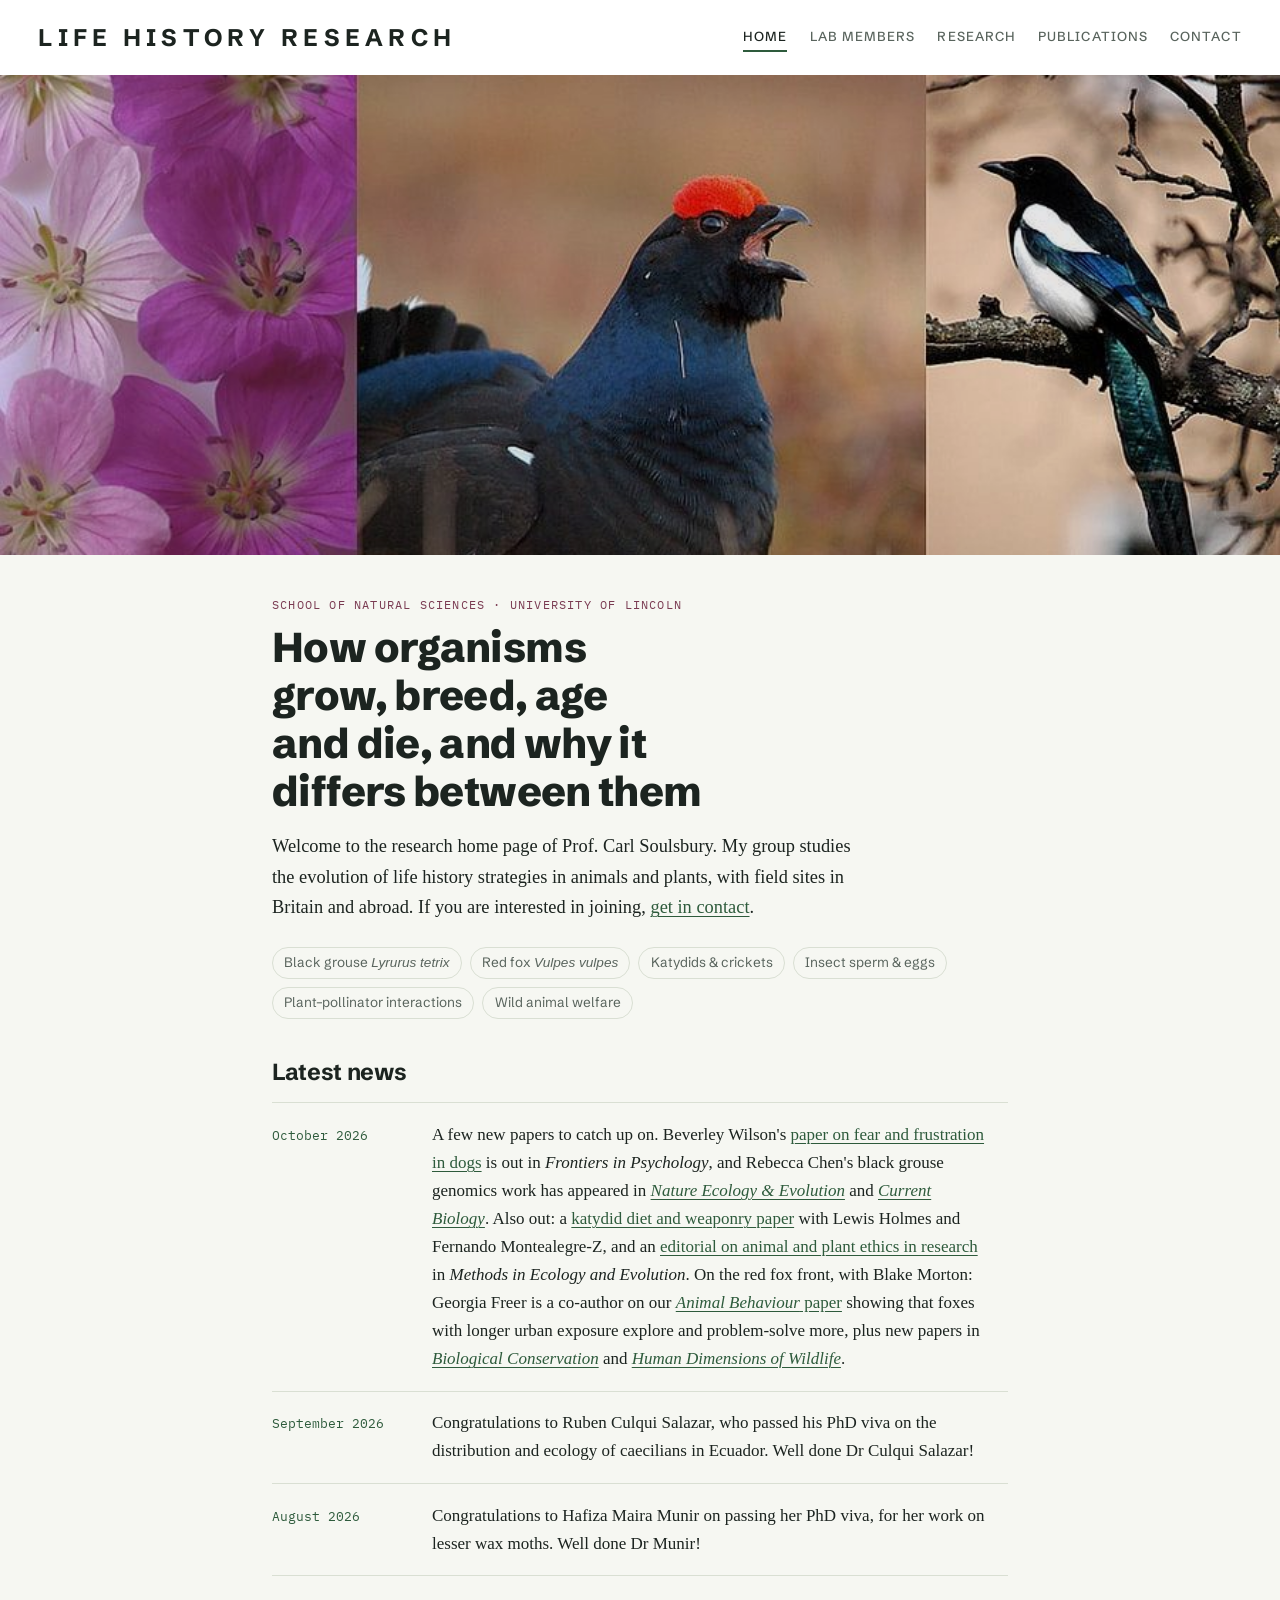
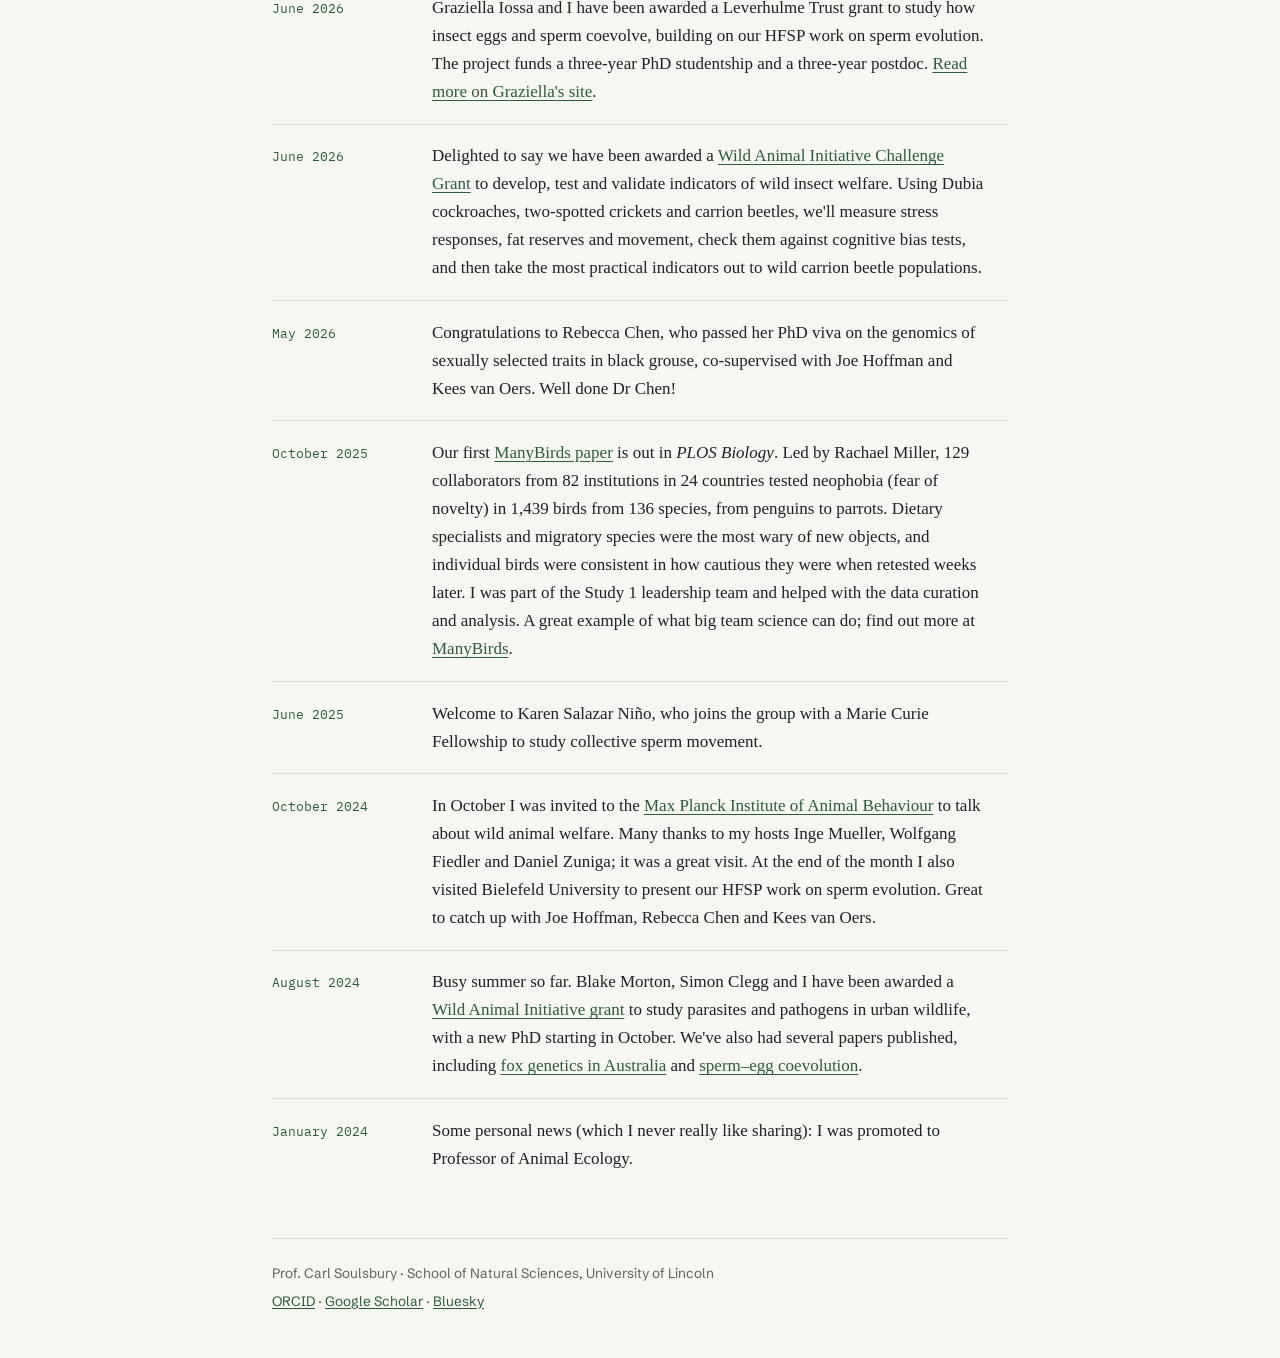
<file: index.html>
<!doctype html>
<meta charset="utf-8">
<title>Life History Research</title>
<meta http-equiv="refresh" content="0; url=docs/">
<link rel="canonical" href="docs/">
<p><a href="docs/">Life History Research</a></p>
</file>
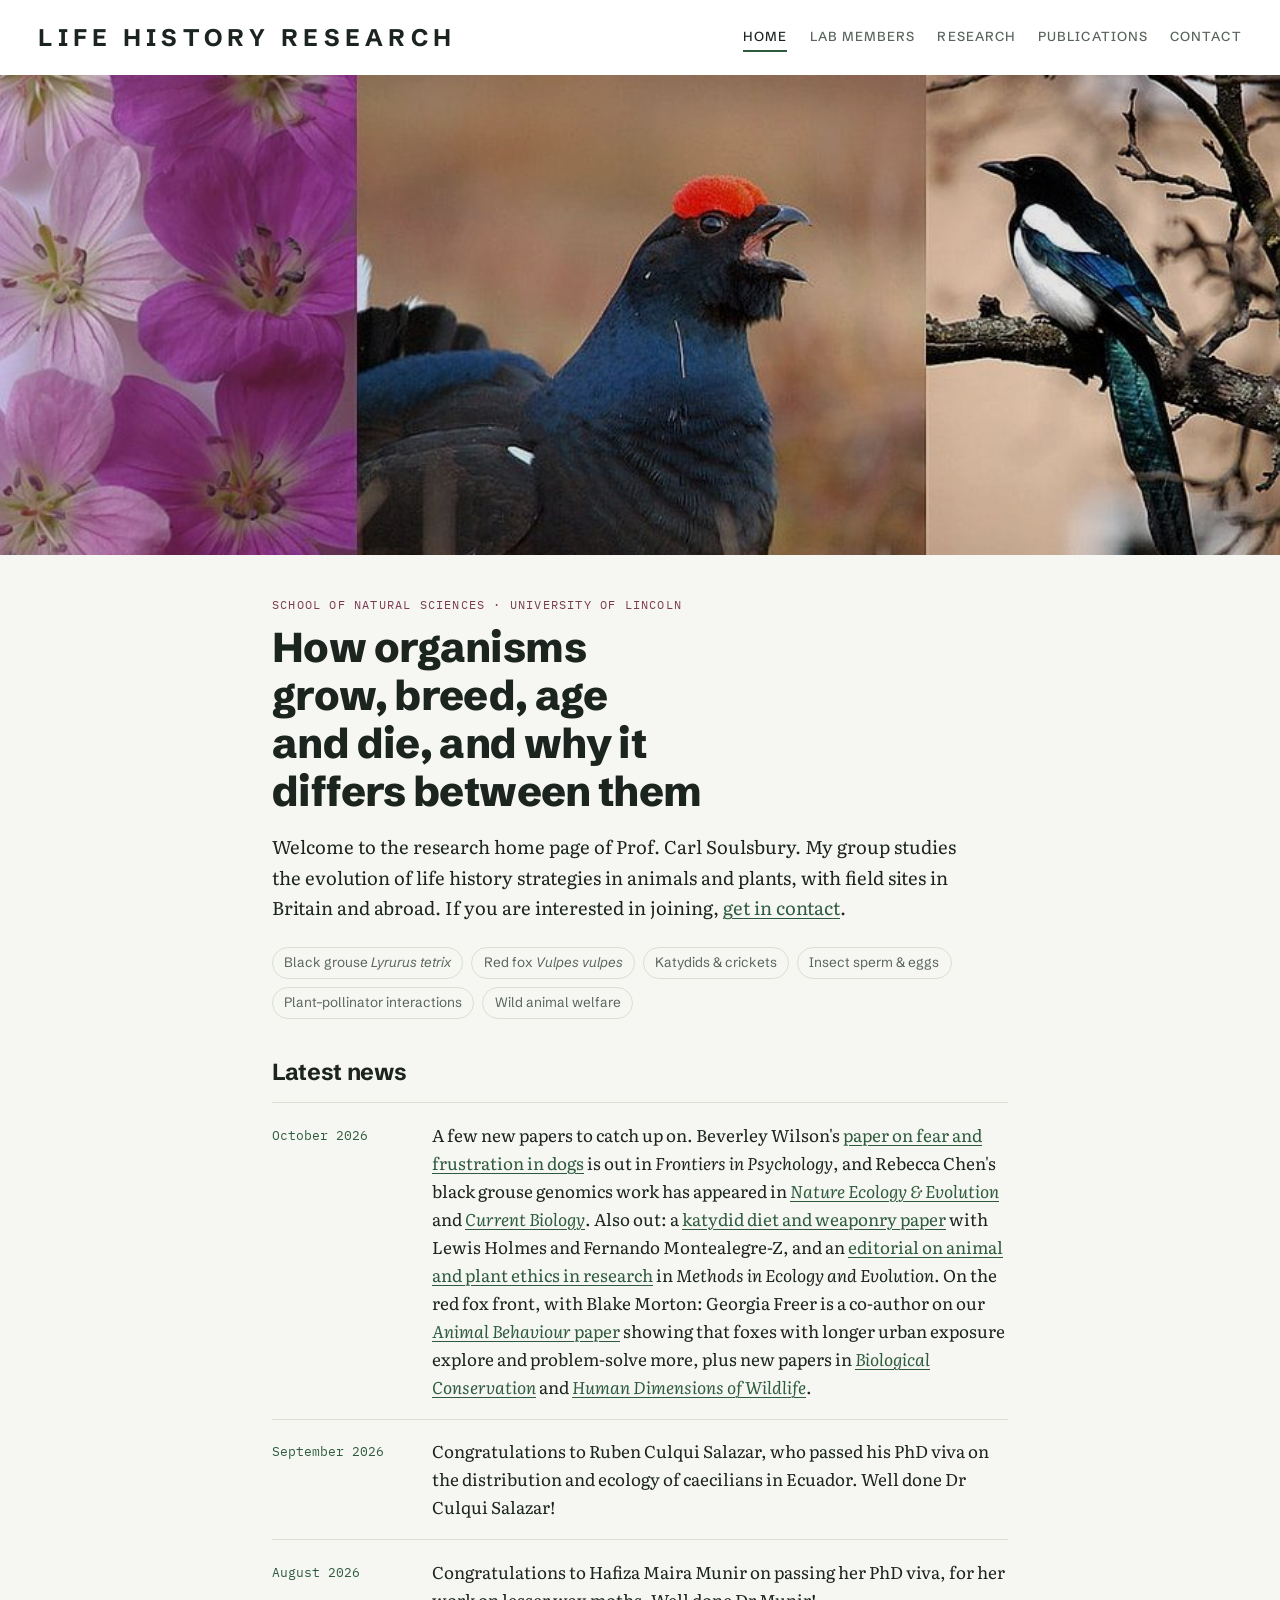
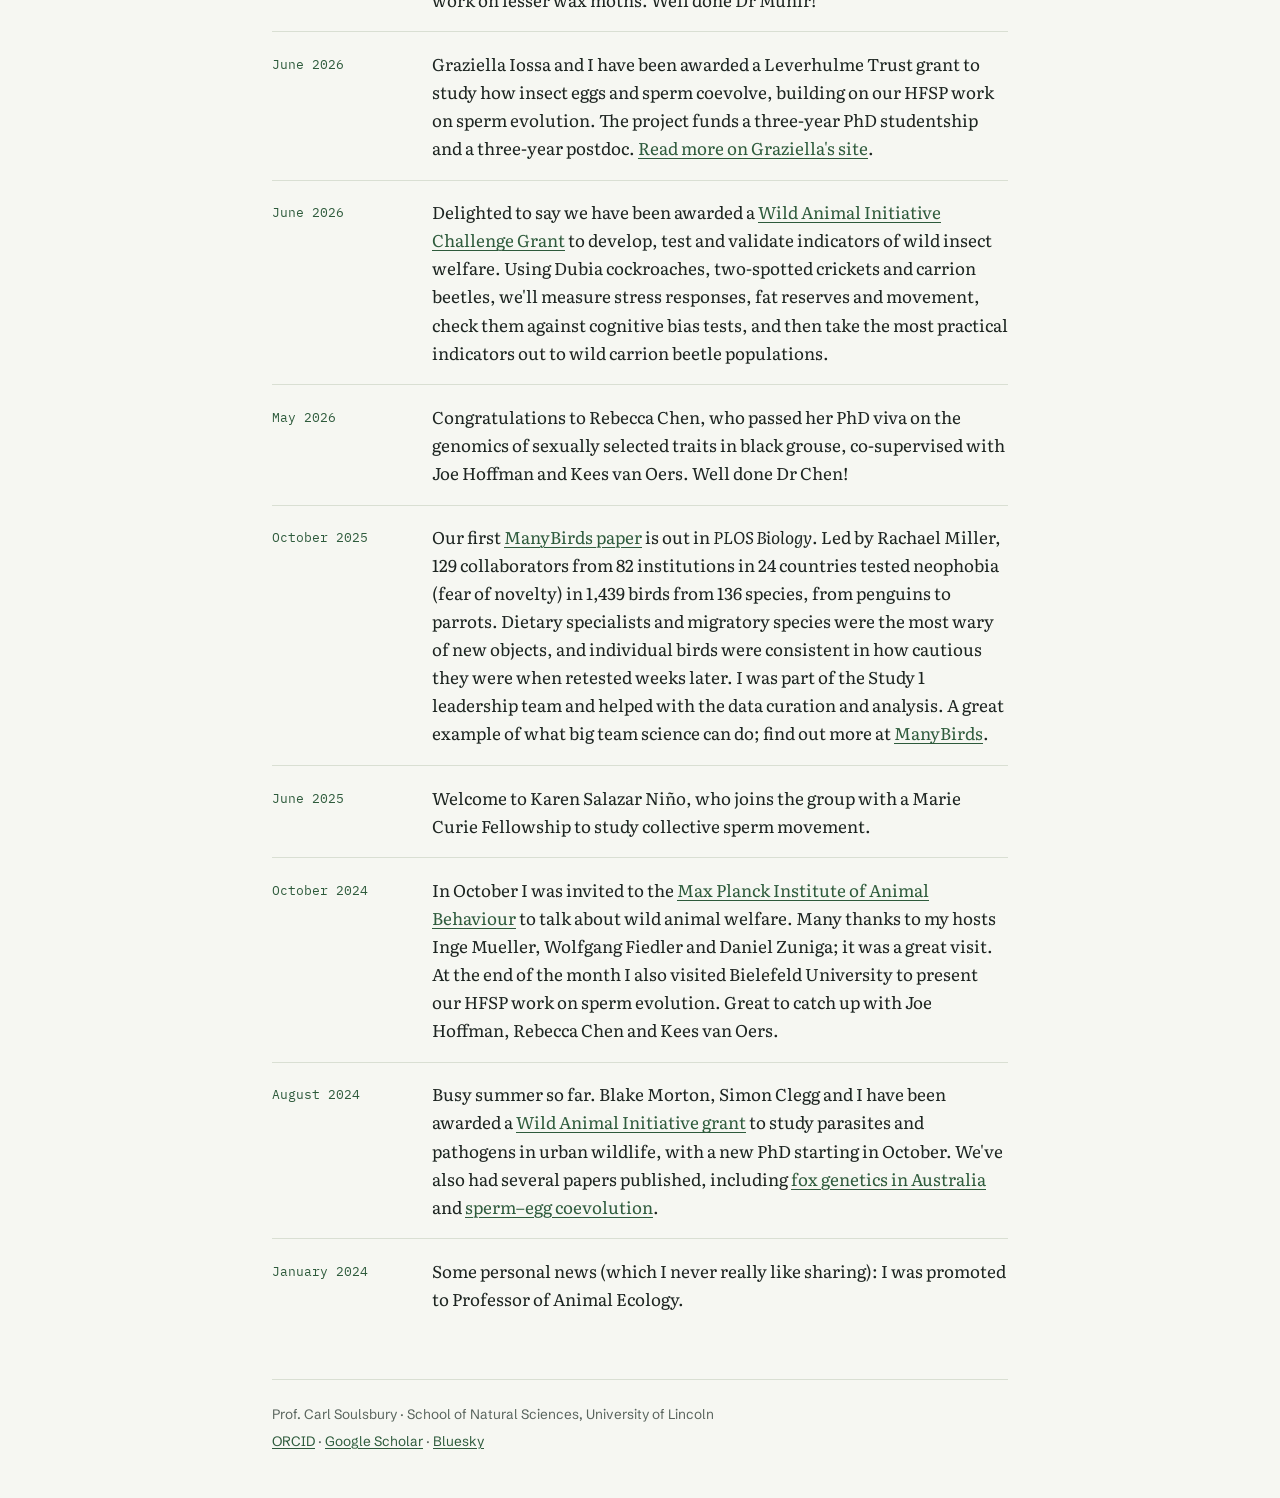
<file: docs/index.html>
<!doctype html>
<html lang="en-GB">
<head>
<meta charset="utf-8">
<meta name="viewport" content="width=device-width, initial-scale=1, viewport-fit=cover">
<title>Life History Research</title>
<meta name="description" content="Research group of Prof. Carl Soulsbury, School of Natural Sciences, University of Lincoln: evolution of life history strategies in animals and plants.">
<link rel="preconnect" href="https://fonts.googleapis.com">
<link rel="preconnect" href="https://fonts.gstatic.com" crossorigin>
<link rel="stylesheet" href="https://fonts.googleapis.com/css2?family=Literata:ital,opsz,wght@0,7..72,400;0,7..72,600;1,7..72,400&family=Schibsted+Grotesk:wght@500;700;800&family=IBM+Plex+Mono:wght@500&display=swap">
<link rel="stylesheet" href="style.css">
</head>
<body>
<header class="site">
  <a class="brand" href="index.html">Life History Research</a>
  <nav aria-label="Main"><a href="index.html" aria-current="page">Home</a><a href="lab.html">Lab members</a><a href="research.html">Research</a><a href="publications.html">Publications</a><a href="contact.html">Contact</a></nav>
</header>
<figure class="fullbanner fullbanner-home"><img src="img/study-species.jpg" alt="Cranesbill flowers, a male black grouse with red eye combs, and a magpie on a branch" width="900" height="372"></figure>
<main>
<section class="intro">
  <p class="eyebrow">School of Natural Sciences · University of Lincoln</p>
  <h1>How organisms grow, breed, age and die, and why it differs between them</h1>
  <p class="lede">Welcome to the research home page of Prof. Carl Soulsbury. My group studies the evolution of life history strategies in animals and plants, with field sites in Britain and abroad. If you are interested in joining, <a href="contact.html">get in contact</a>.</p>
  <ul class="systems">
    <li>Black grouse <em>Lyrurus tetrix</em></li><li>Red fox <em>Vulpes vulpes</em></li>
    <li>Katydids &amp; crickets</li><li>Insect sperm &amp; eggs</li><li>Plant–pollinator interactions</li><li>Wild animal welfare</li>
  </ul>
</section>
<section class="news" aria-labelledby="news-h">
  <h2 id="news-h">Latest news</h2>
  <ol class="news-list">
<li><time>October 2026</time><div class="news-body"><p>A few new papers to catch up on. Beverley Wilson's <a href="https://doi.org/10.3389/fpsyg.2026.1888439">paper on fear and frustration in dogs</a> is out in <em>Frontiers in Psychology</em>, and Rebecca Chen's black grouse genomics work has appeared in <a href="https://doi.org/10.1038/s41559-025-02802-8"><em>Nature Ecology &amp; Evolution</em></a> and <a href="https://doi.org/10.1016/j.cub.2025.10.043"><em>Current Biology</em></a>. Also out: a <a href="https://doi.org/10.1002/ece3.72630">katydid diet and weaponry paper</a> with Lewis Holmes and Fernando Montealegre-Z, and an <a href="https://doi.org/10.1111/2041-210x.70290">editorial on animal and plant ethics in research</a> in <em>Methods in Ecology and Evolution</em>. On the red fox front, with Blake Morton: Georgia Freer is a co-author on our <a href="https://doi.org/10.1016/j.anbehav.2026.123644"><em>Animal Behaviour</em> paper</a> showing that foxes with longer urban exposure explore and problem-solve more, plus new papers in <a href="https://doi.org/10.1016/j.biocon.2026.111820"><em>Biological Conservation</em></a> and <a href="https://doi.org/10.1080/10871209.2025.2561719"><em>Human Dimensions of Wildlife</em></a>.</p></div></li>
<li><time>September 2026</time><div class="news-body"><p>Congratulations to Ruben Culqui Salazar, who passed his PhD viva on the distribution and ecology of caecilians in Ecuador. Well done Dr Culqui Salazar!</p></div></li>
<li><time>August 2026</time><div class="news-body"><p>Congratulations to Hafiza Maira Munir on passing her PhD viva, for her work on lesser wax moths. Well done Dr Munir!</p></div></li>
<li><time>June 2026</time><div class="news-body"><p>Graziella Iossa and I have been awarded a Leverhulme Trust grant to study how insect eggs and sperm coevolve, building on our HFSP work on sperm evolution. The project funds a three-year PhD studentship and a three-year postdoc. <a href="https://graziellaiossa.weebly.com/news">Read more on Graziella's site</a>.</p></div></li>
<li><time>June 2026</time><div class="news-body"><p>Delighted to say we have been awarded a <a href="https://www.wildanimalinitiative.org/blog/2026-grants">Wild Animal Initiative Challenge Grant</a> to develop, test and validate indicators of wild insect welfare. Using Dubia cockroaches, two-spotted crickets and carrion beetles, we'll measure stress responses, fat reserves and movement, check them against cognitive bias tests, and then take the most practical indicators out to wild carrion beetle populations.</p></div></li>
<li><time>May 2026</time><div class="news-body"><p>Congratulations to Rebecca Chen, who passed her PhD viva on the genomics of sexually selected traits in black grouse, co-supervised with Joe Hoffman and Kees van Oers. Well done Dr Chen!</p></div></li>
<li><time>October 2025</time><div class="news-body"><p>Our first <a href="https://doi.org/10.1371/journal.pbio.3003394">ManyBirds paper</a> is out in <em>PLOS Biology</em>. Led by Rachael Miller, 129 collaborators from 82 institutions in 24 countries tested neophobia (fear of novelty) in 1,439 birds from 136 species, from penguins to parrots. Dietary specialists and migratory species were the most wary of new objects, and individual birds were consistent in how cautious they were when retested weeks later. I was part of the Study 1 leadership team and helped with the data curation and analysis. A great example of what big team science can do; find out more at <a href="https://www.themanybirds.com">ManyBirds</a>.</p></div></li>
<li><time>June 2025</time><div class="news-body"><p>Welcome to Karen Salazar Niño, who joins the group with a Marie Curie Fellowship to study collective sperm movement.</p></div></li>
<li><time>October 2024</time><div class="news-body"><p>In October I was invited to the <a href="https://www.ab.mpg.de">Max Planck Institute of Animal Behaviour</a> to talk about wild animal welfare. Many thanks to my hosts Inge Mueller, Wolfgang Fiedler and Daniel Zuniga; it was a great visit. At the end of the month I also visited Bielefeld University to present our HFSP work on sperm evolution. Great to catch up with Joe Hoffman, Rebecca Chen and Kees van Oers.</p></div></li>
<li><time>August 2024</time><div class="news-body"><p>Busy summer so far. Blake Morton, Simon Clegg and I have been awarded a <a href="https://www.wildanimalinitiative.org/blog/large-grants-2024">Wild Animal Initiative grant</a> to study parasites and pathogens in urban wildlife, with a new PhD starting in October. We've also had several papers published, including <a href="https://onlinelibrary.wiley.com/doi/full/10.1002/ece3.11212">fox genetics in Australia</a> and <a href="https://doi.org/10.1098/rspb.2024.0525">sperm–egg coevolution</a>.</p></div></li>
<li><time>January 2024</time><div class="news-body"><p>Some personal news (which I never really like sharing): I was promoted to Professor of Animal Ecology.</p></div></li>
  </ol>
</section>
</main>
<footer class="site">
  <p>Prof. Carl Soulsbury · School of Natural Sciences, University of Lincoln</p>
  <p><a href="https://orcid.org/0000-0001-8808-5210">ORCID</a> · <a href="https://scholar.google.com/citations?user=4IAXZDEAAAAJ">Google Scholar</a> · <a href="https://bsky.app/profile/cds-york.bsky.social">Bluesky</a></p>
</footer>
</body>
</html>
</file>
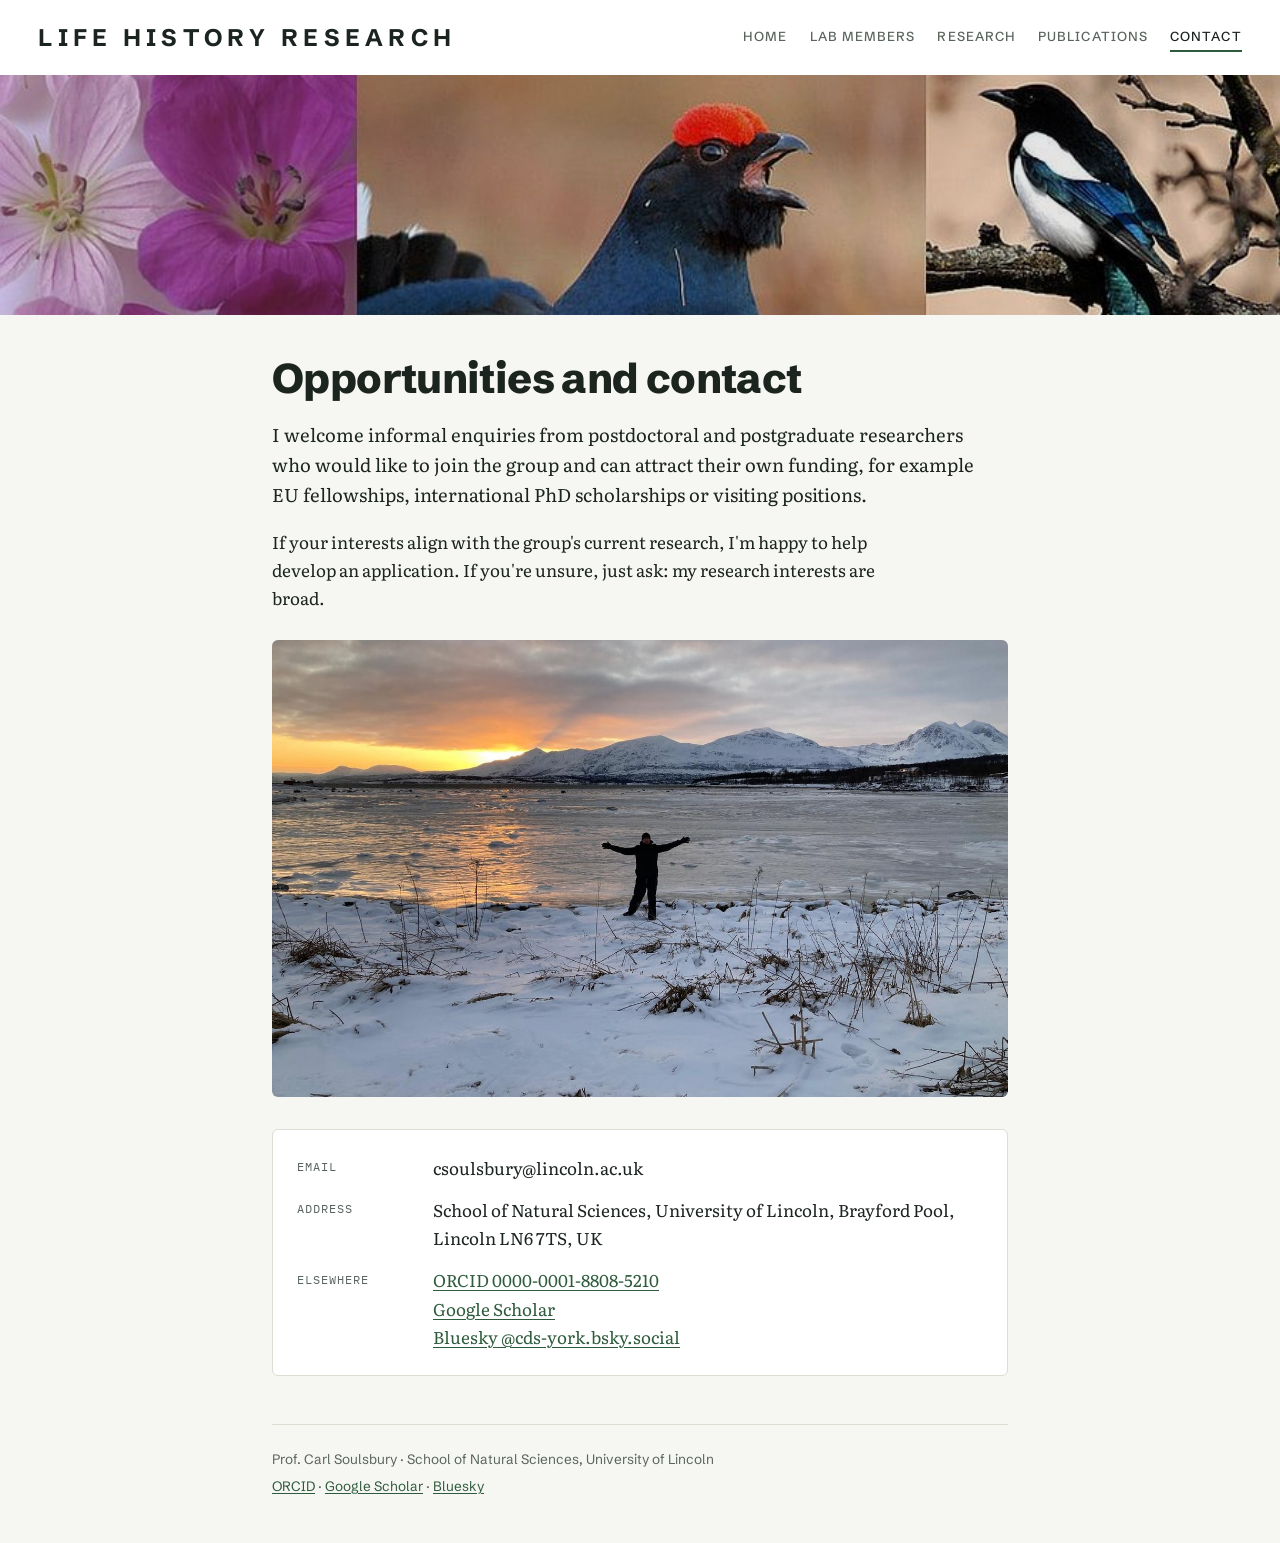
<file: docs/contact.html>
<!doctype html>
<html lang="en-GB">
<head>
<meta charset="utf-8">
<meta name="viewport" content="width=device-width, initial-scale=1, viewport-fit=cover">
<title>Contact · Life History Research</title>
<meta name="description" content="Research group of Prof. Carl Soulsbury, School of Natural Sciences, University of Lincoln: evolution of life history strategies in animals and plants.">
<link rel="preconnect" href="https://fonts.googleapis.com">
<link rel="preconnect" href="https://fonts.gstatic.com" crossorigin>
<link rel="stylesheet" href="https://fonts.googleapis.com/css2?family=Literata:ital,opsz,wght@0,7..72,400;0,7..72,600;1,7..72,400&family=Schibsted+Grotesk:wght@500;700;800&family=IBM+Plex+Mono:wght@500&display=swap">
<link rel="stylesheet" href="style.css">
</head>
<body>
<header class="site">
  <a class="brand" href="index.html">Life History Research</a>
  <nav aria-label="Main"><a href="index.html">Home</a><a href="lab.html">Lab members</a><a href="research.html">Research</a><a href="publications.html">Publications</a><a href="contact.html" aria-current="page">Contact</a></nav>
</header>
<figure class="fullbanner"><img src="img/study-species.jpg" alt="Cranesbill flowers, a male black grouse with red eye combs, and a magpie on a branch" width="900" height="372"></figure>
<main>
<section class="contact">
  <h1>Opportunities and contact</h1>
  <p class="lede">I welcome informal enquiries from postdoctoral and postgraduate researchers who would like to join the group and can attract their own funding, for example EU fellowships, international PhD scholarships or visiting positions.</p>
  <p>If your interests align with the group's current research, I'm happy to help develop an application. If you're unsure, just ask: my research interests are broad.</p>
  <figure class="contact-photo"><img src="img/carl-arctic-sunset.jpg" alt="Carl with arms outstretched on a snowy shore, sunset over a frozen fjord and mountains behind" width="1400" height="868" loading="lazy"></figure>
  <dl class="card">
    <dt>Email</dt><dd class="sel">csoulsbury@lincoln.ac.uk</dd>
    <dt>Address</dt><dd>School of Natural Sciences, University of Lincoln, Brayford Pool, Lincoln LN6 7TS, UK</dd>
    <dt>Elsewhere</dt><dd><a href="https://orcid.org/0000-0001-8808-5210">ORCID 0000-0001-8808-5210</a><br><a href="https://scholar.google.com/citations?user=4IAXZDEAAAAJ">Google Scholar</a><br><a href="https://bsky.app/profile/cds-york.bsky.social">Bluesky @cds-york.bsky.social</a></dd>
  </dl>
</section>
</main>
<footer class="site">
  <p>Prof. Carl Soulsbury · School of Natural Sciences, University of Lincoln</p>
  <p><a href="https://orcid.org/0000-0001-8808-5210">ORCID</a> · <a href="https://scholar.google.com/citations?user=4IAXZDEAAAAJ">Google Scholar</a> · <a href="https://bsky.app/profile/cds-york.bsky.social">Bluesky</a></p>
</footer>
</body>
</html>
</file>
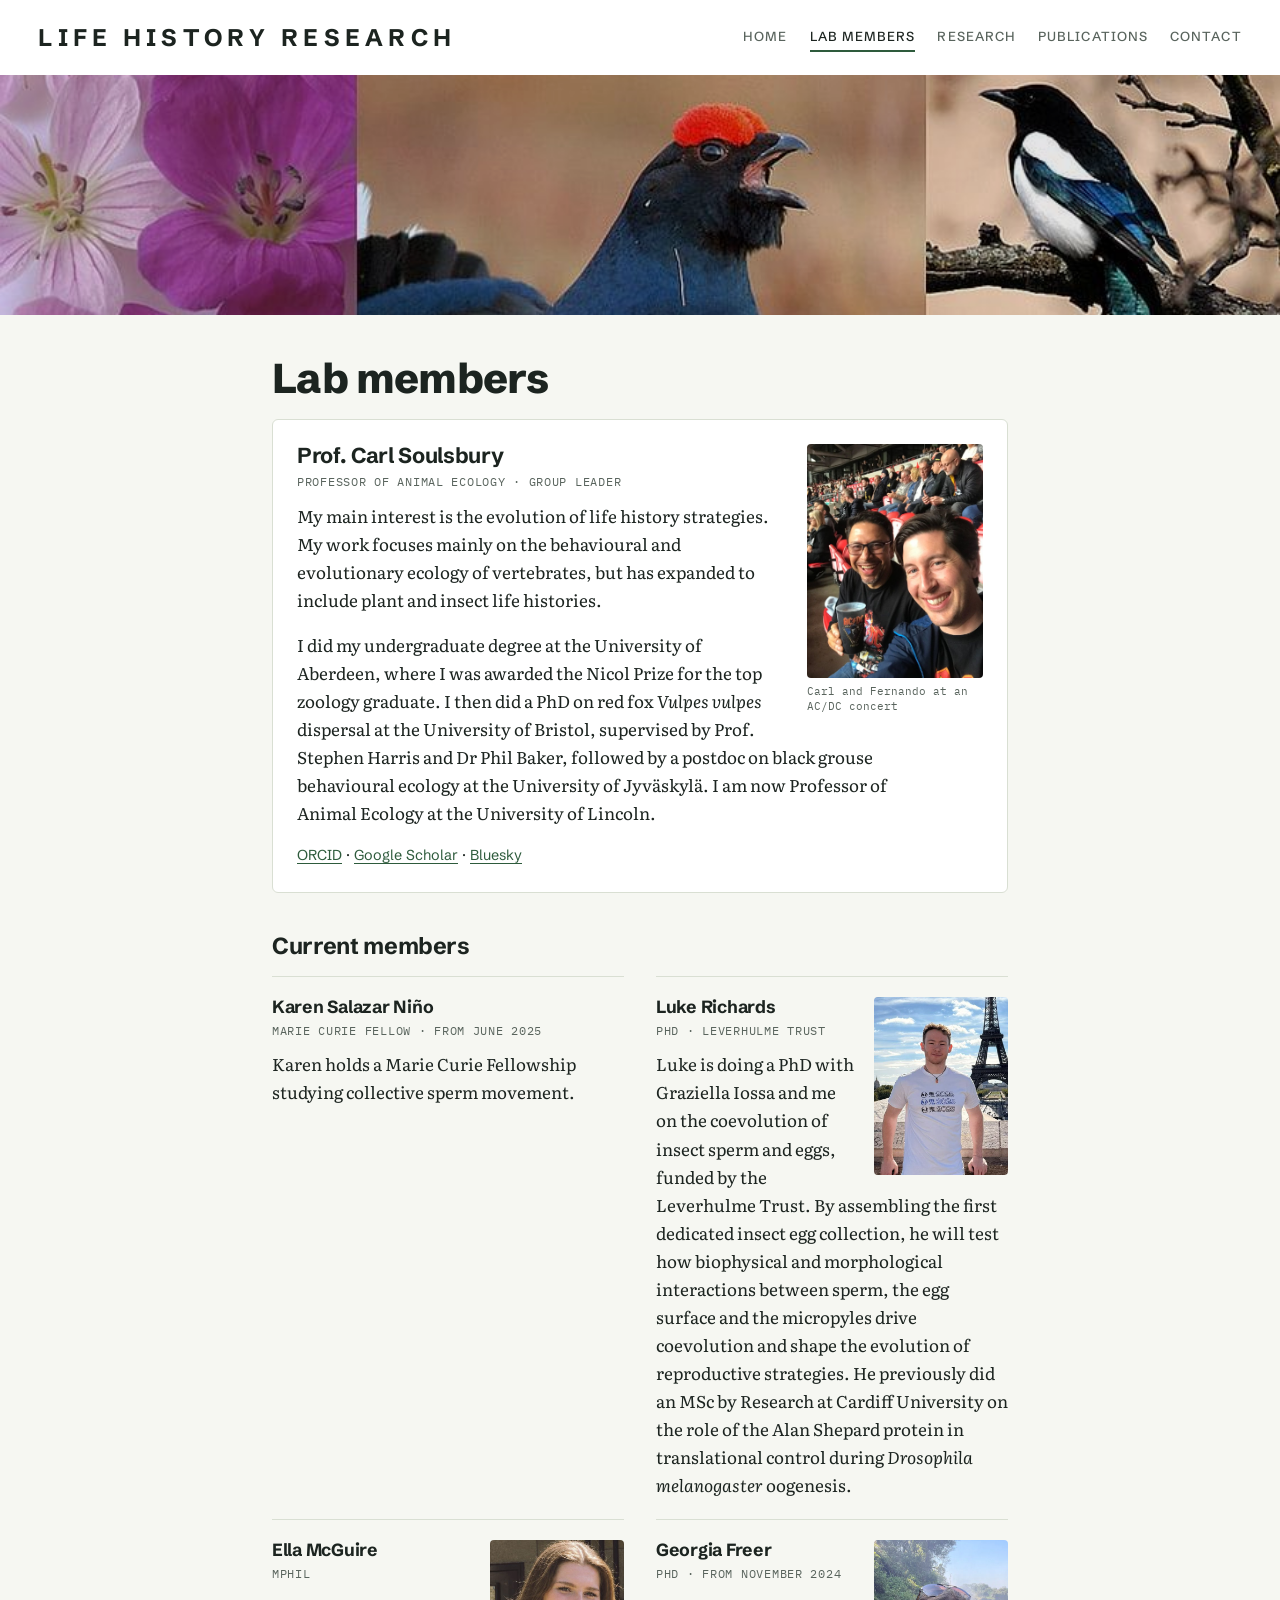
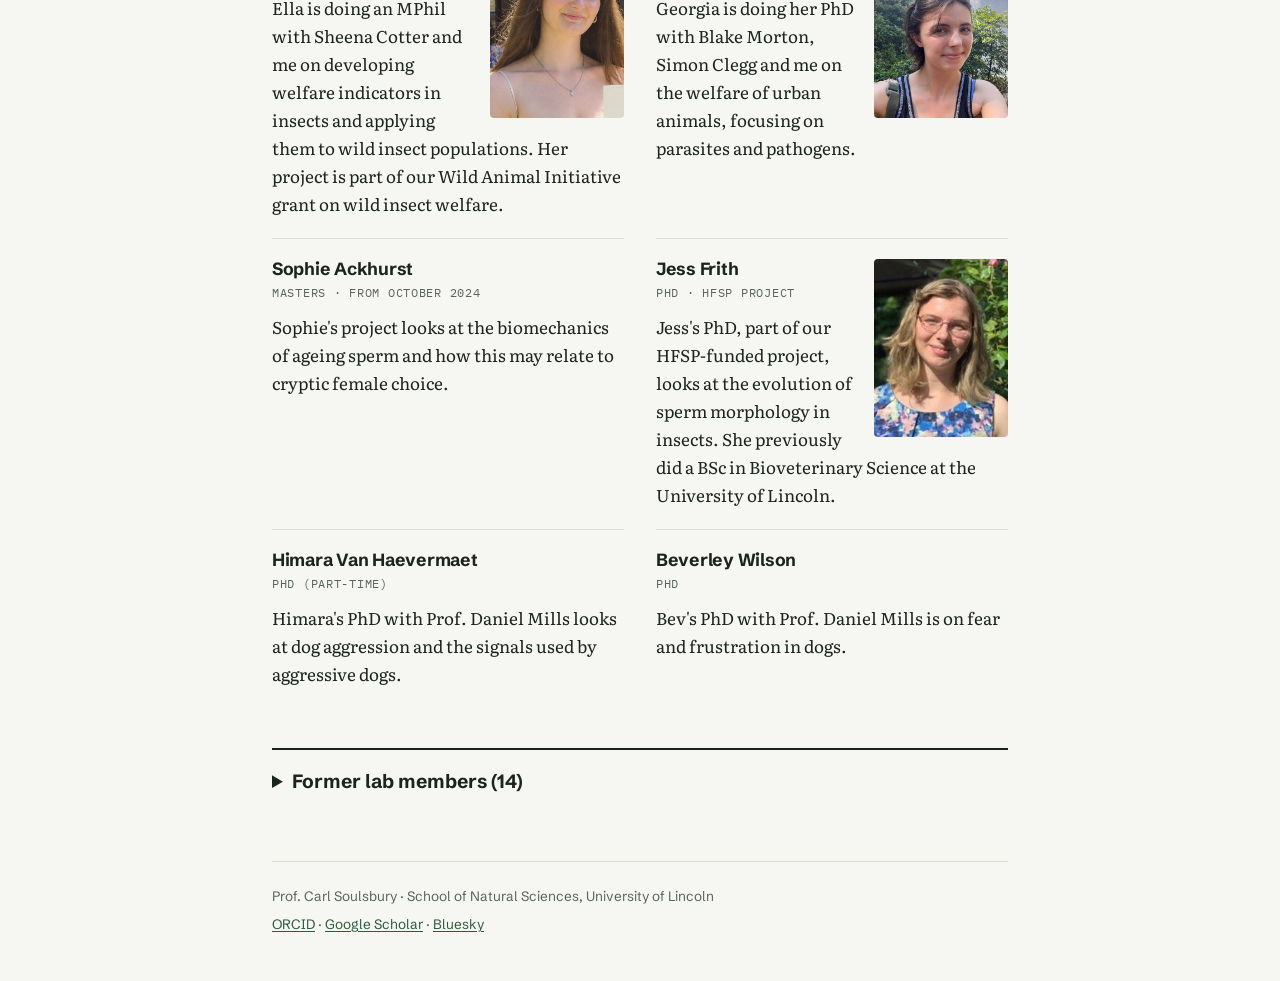
<file: docs/lab.html>
<!doctype html>
<html lang="en-GB">
<head>
<meta charset="utf-8">
<meta name="viewport" content="width=device-width, initial-scale=1, viewport-fit=cover">
<title>Lab members · Life History Research</title>
<meta name="description" content="Research group of Prof. Carl Soulsbury, School of Natural Sciences, University of Lincoln: evolution of life history strategies in animals and plants.">
<link rel="preconnect" href="https://fonts.googleapis.com">
<link rel="preconnect" href="https://fonts.gstatic.com" crossorigin>
<link rel="stylesheet" href="https://fonts.googleapis.com/css2?family=Literata:ital,opsz,wght@0,7..72,400;0,7..72,600;1,7..72,400&family=Schibsted+Grotesk:wght@500;700;800&family=IBM+Plex+Mono:wght@500&display=swap">
<link rel="stylesheet" href="style.css">
</head>
<body>
<header class="site">
  <a class="brand" href="index.html">Life History Research</a>
  <nav aria-label="Main"><a href="index.html">Home</a><a href="lab.html" aria-current="page">Lab members</a><a href="research.html">Research</a><a href="publications.html">Publications</a><a href="contact.html">Contact</a></nav>
</header>
<figure class="fullbanner"><img src="img/study-species.jpg" alt="Cranesbill flowers, a male black grouse with red eye combs, and a magpie on a branch" width="900" height="372"></figure>
<main>
<section>
  <h1>Lab members</h1>
  <article class="person lead has-photo"><figure class="portrait"><img src="img/carl-fernando-acdc.jpg" alt="Carl and Fernando at an AC/DC concert" loading="lazy"><figcaption>Carl and Fernando at an AC/DC concert</figcaption></figure>
  <h3>Prof. Carl Soulsbury</h3><p class="role">Professor of Animal Ecology · Group leader</p>
  <p>My main interest is the evolution of life history strategies. My work focuses mainly on the behavioural and evolutionary ecology of vertebrates, but has expanded to include plant and insect life histories.</p>
<p>I did my undergraduate degree at the University of Aberdeen, where I was awarded the Nicol Prize for the top zoology graduate. I then did a PhD on red fox <em>Vulpes vulpes</em> dispersal at the University of Bristol, supervised by Prof. Stephen Harris and Dr Phil Baker, followed by a postdoc on black grouse behavioural ecology at the University of Jyväskylä. I am now Professor of Animal Ecology at the University of Lincoln.</p><p class="links"><a href="https://orcid.org/0000-0001-8808-5210">ORCID</a> · <a href="https://scholar.google.com/citations?user=4IAXZDEAAAAJ">Google Scholar</a> · <a href="https://bsky.app/profile/cds-york.bsky.social">Bluesky</a></p>
</article>
  <h2>Current members</h2>
  <div class="people"><article class="person">
  <h3>Karen Salazar Niño</h3><p class="role">Marie Curie Fellow · from June 2025</p>
  <p>Karen holds a Marie Curie Fellowship studying collective sperm movement.</p>
</article><article class="person has-photo"><figure class="portrait"><img src="img/luke-richards.jpg" alt="Luke Richards" loading="lazy"></figure>
  <h3>Luke Richards</h3><p class="role">PhD · Leverhulme Trust</p>
  <p>Luke is doing a PhD with Graziella Iossa and me on the coevolution of insect sperm and eggs, funded by the Leverhulme Trust. By assembling the first dedicated insect egg collection, he will test how biophysical and morphological interactions between sperm, the egg surface and the micropyles drive coevolution and shape the evolution of reproductive strategies. He previously did an MSc by Research at Cardiff University on the role of the Alan Shepard protein in translational control during <em>Drosophila melanogaster</em> oogenesis.</p>
</article><article class="person has-photo"><figure class="portrait"><img src="img/ella-mcguire.jpg" alt="Ella McGuire" loading="lazy"></figure>
  <h3>Ella McGuire</h3><p class="role">MPhil</p>
  <p>Ella is doing an MPhil with Sheena Cotter and me on developing welfare indicators in insects and applying them to wild insect populations. Her project is part of our Wild Animal Initiative grant on wild insect welfare.</p>
</article><article class="person has-photo"><figure class="portrait"><img src="img/georgia-freer.jpg" alt="Georgia Freer" loading="lazy"></figure>
  <h3>Georgia Freer</h3><p class="role">PhD · from November 2024</p>
  <p>Georgia is doing her PhD with Blake Morton, Simon Clegg and me on the welfare of urban animals, focusing on parasites and pathogens.</p>
</article><article class="person">
  <h3>Sophie Ackhurst</h3><p class="role">Masters · from October 2024</p>
  <p>Sophie's project looks at the biomechanics of ageing sperm and how this may relate to cryptic female choice.</p>
</article><article class="person has-photo"><figure class="portrait"><img src="img/jess-frith.jpg" alt="Jess Frith" loading="lazy"></figure>
  <h3>Jess Frith</h3><p class="role">PhD · HFSP project</p>
  <p>Jess's PhD, part of our HFSP-funded project, looks at the evolution of sperm morphology in insects. She previously did a BSc in Bioveterinary Science at the University of Lincoln.</p>
</article><article class="person">
  <h3>Himara Van Haevermaet</h3><p class="role">PhD (part-time)</p>
  <p>Himara's PhD with Prof. Daniel Mills looks at dog aggression and the signals used by aggressive dogs.</p>
</article><article class="person">
  <h3>Beverley Wilson</h3><p class="role">PhD</p>
  <p>Bev's PhD with Prof. Daniel Mills is on fear and frustration in dogs.</p>
</article></div>
  <details class="former">
    <summary>Former lab members (14)</summary>
    <div class="people"><article class="person">
  <h3>Dr Rebecca Chen</h3><p class="role">PhD, 2026 · Hoffman lab, Bielefeld</p>
  <p>Rebecca's PhD used state-of-the-art sequencing to unravel the genetic architecture of sexually selected traits in the lekking black grouse <em>Lyrurus tetrix</em>, including inbreeding depression and the role of DNA methylation. Co-supervised with Joe Hoffman and Kees van Oers.</p>
</article>
<article class="person">
  <h3>Dr Ruben Culqui Salazar</h3><p class="role">PhD, 2026</p>
  <p>Ruben's PhD looked at caecilian distribution and ecology in Ecuador.</p>
</article>
<article class="person">
  <h3>Dr Hafiza Maira Munir</h3><p class="role">PhD, 2026</p>
  <p>Maira's PhD was on lesser wax moths.</p>
</article>
<article class="person has-photo"><figure class="portrait"><img src="img/libbi-gray.jpg" alt="Libbi Gray" loading="lazy"></figure>
  <h3>Libbi Gray</h3><p class="role">MSc by Research</p>
  <p>Libbi studied floral phenotypes and how they may be affected by changes in UV-B radiation, using herbarium specimens and greenhouse and growth-chamber experiments. She went on to a PhD at the University of Edinburgh.</p>
</article>
<article class="person has-photo"><figure class="portrait"><img src="img/jess-dobson.jpg" alt="Dr Jess Dobson" loading="lazy"></figure>
  <h3>Dr Jess Dobson</h3><p class="role">MSc by Research; PhD, Ghent</p>
  <p>Jess did an MSc by Research with me on the quality of sexual signals in male black grouse: carotenoid pigments in the red eye combs (HPLC and microtomy), and how feather structure influences colour. She went on to a PhD with Prof. Matthew Shawkey at Ghent University, which she has recently completed. Well done Dr Dobson!</p>
</article>
<article class="person has-photo"><figure class="portrait"><img src="img/matti-kervinen.jpg" alt="Dr Matti Kervinen" loading="lazy"></figure>
  <h3>Dr Matti Kervinen</h3><p class="role">PhD, 2010–2014</p>
  <p>Matti studied the ecological factors affecting lifetime fitness of black grouse males, separating what contributes most to variation in reproductive success and survival at different ages. He now works for the Finnish Wildlife Agency (Riistakeskus).</p>
</article>
<article class="person">
  <h3>Dr Ben Chivers</h3><p class="role">PhD</p>
  <p>Ben completed a PhD with Prof. Fernando Montealegre-Z, using µ-scanning laser Doppler vibrometry in a large comparative study of stridulation and wing mechanics across katydid species.</p>
</article>
<article class="person has-photo"><figure class="portrait"><img src="img/sarah-harris.jpg" alt="Sarah Harris" loading="lazy"></figure>
  <h3>Sarah Harris</h3><p class="role">MSc by Research, 2016</p>
  <p>Sarah studied the red eye combs of black grouse and how they relate to female mate choice, heritability and individual scheduling of growth. She went on to work as a research assistant on the PEARL project.</p>
</article>
<article class="person">
  <h3>Christian Pulver</h3><p class="role">Postgraduate</p>
  <p>Christian measured the mechanical contribution of the multiple acoustic ports to a single katydid ear, using three laser systems and several species with different ear morphology.</p>
</article>
<article class="person has-photo"><figure class="portrait"><img src="img/dan-veitch.jpg" alt="Dan with a giant worm in the field" loading="lazy"><figcaption>Dan with a giant worm in the field</figcaption></figure>
  <h3>Dan Veitch</h3><p class="role">MSc by Research</p>
  <p>Dan worked with Fernando Montealegre-Z on how sound velocity is reduced in the acoustic trachea of bush-crickets, using <em>Copiphora gorgonensis</em> as a model.</p>
</article>
<article class="person has-photo"><figure class="portrait"><img src="img/ed-woodrow.jpg" alt="Ed Woodrow" loading="lazy"></figure>
  <h3>Ed Woodrow</h3><p class="role">MSc by Research</p>
  <p>Ed studied changes in deer damage in the Bardney Limewoods, combining historical records and surveys.</p>
</article>
<article class="person has-photo"><figure class="portrait"><img src="img/ellie-smith.jpg" alt="Ellie Smith" loading="lazy"></figure>
  <h3>Ellie Smith</h3><p class="role">MSc by Research</p>
  <p>Ellie studied harvest mouse ecology and distribution, assessing the state of populations and extrapolating across the UK.</p>
</article>
<article class="person">
  <h3>Eini Nieminen</h3><p class="role">Masters</p>
  <p>Eini studied temporal scheduling of male lekking effort in black grouse, finding that young males increased effort as older males spent less time on the lek. She went on to a PhD at the University of Jyväskylä.</p>
</article>
<article class="person has-photo"><figure class="portrait"><img src="img/anssi-lipponen.jpg" alt="Anssi Lipponen" loading="lazy"></figure>
  <h3>Anssi Lipponen</h3><p class="role">BSc, MSc, technician</p>
  <p>Anssi joined the black grouse project as a trainee in 2005, did his BSc on magpie microsatellites, worked as a laboratory technician, and completed an MSc developing a nested qPCR method for blood parasite loads in black grouse. He went on to a PhD at the University of Eastern Finland.</p>
</article></div>
  </details>
</section>
</main>
<footer class="site">
  <p>Prof. Carl Soulsbury · School of Natural Sciences, University of Lincoln</p>
  <p><a href="https://orcid.org/0000-0001-8808-5210">ORCID</a> · <a href="https://scholar.google.com/citations?user=4IAXZDEAAAAJ">Google Scholar</a> · <a href="https://bsky.app/profile/cds-york.bsky.social">Bluesky</a></p>
</footer>
</body>
</html>
</file>
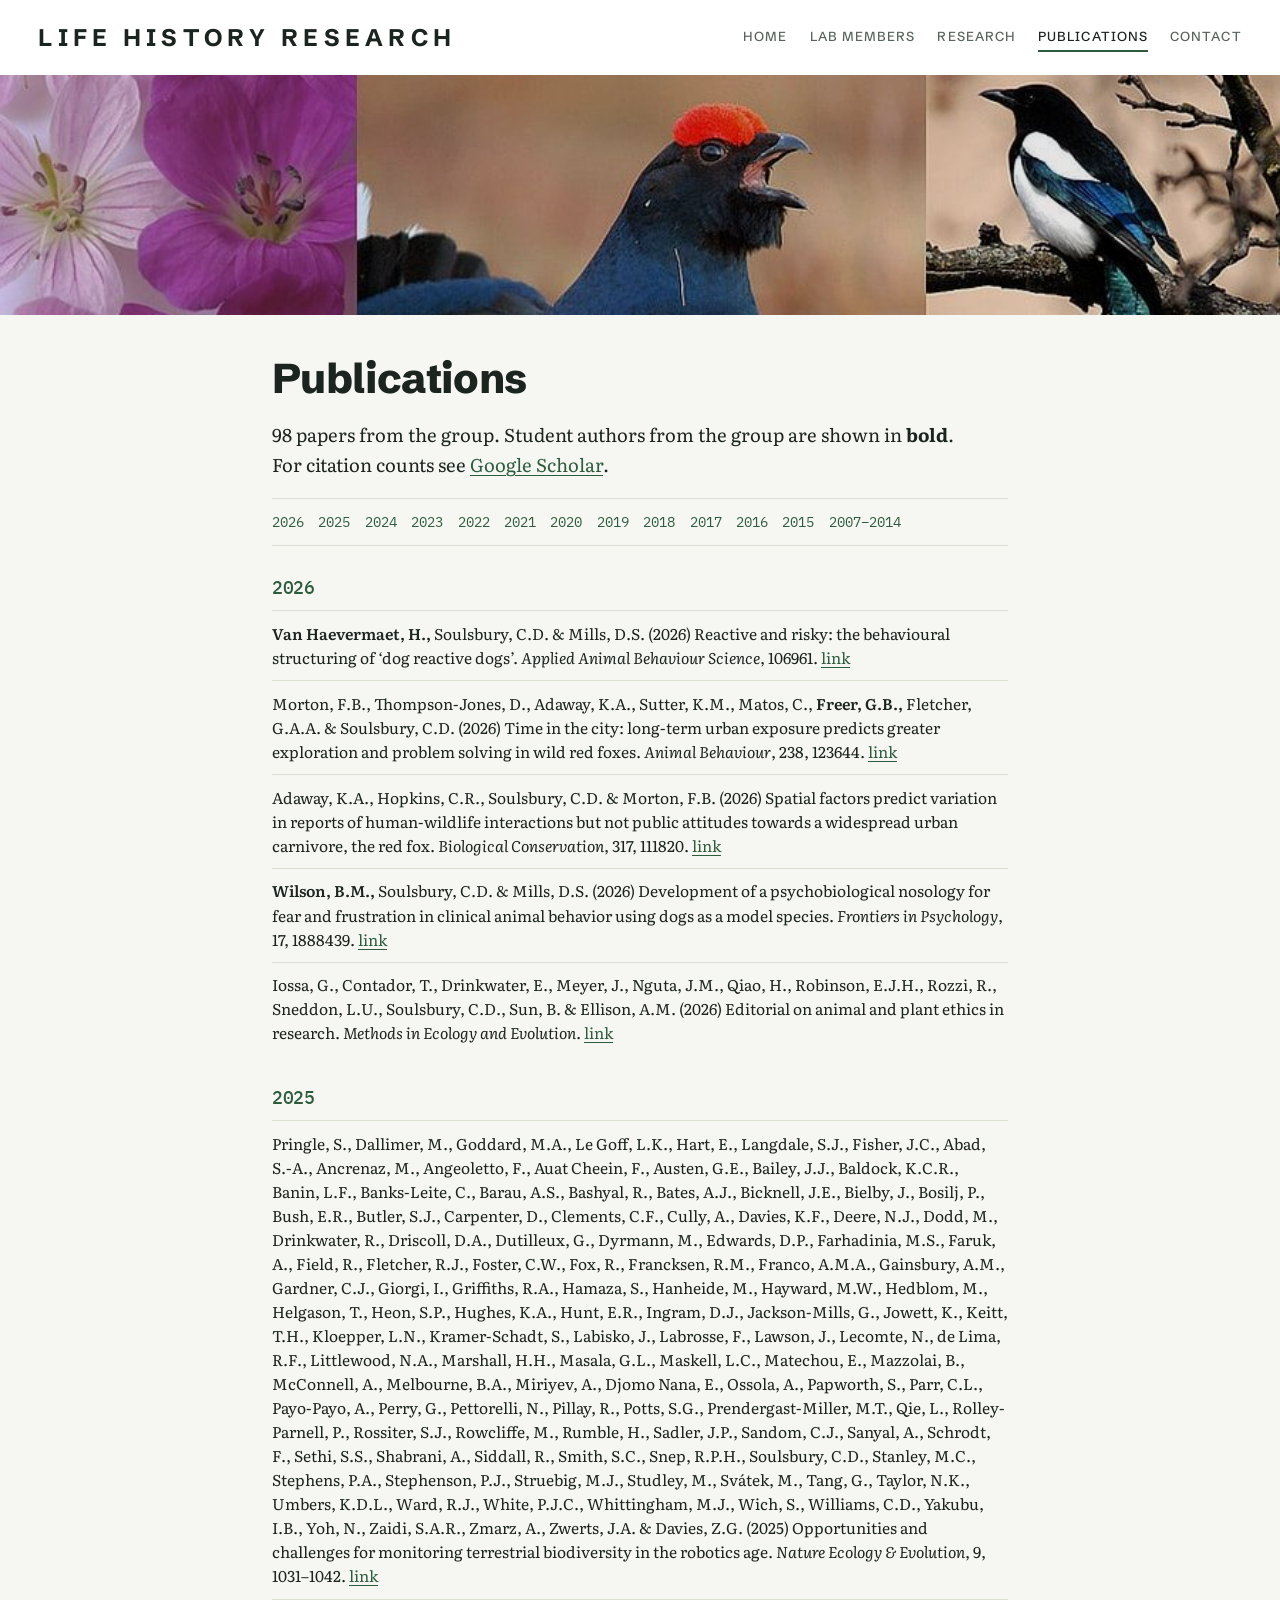
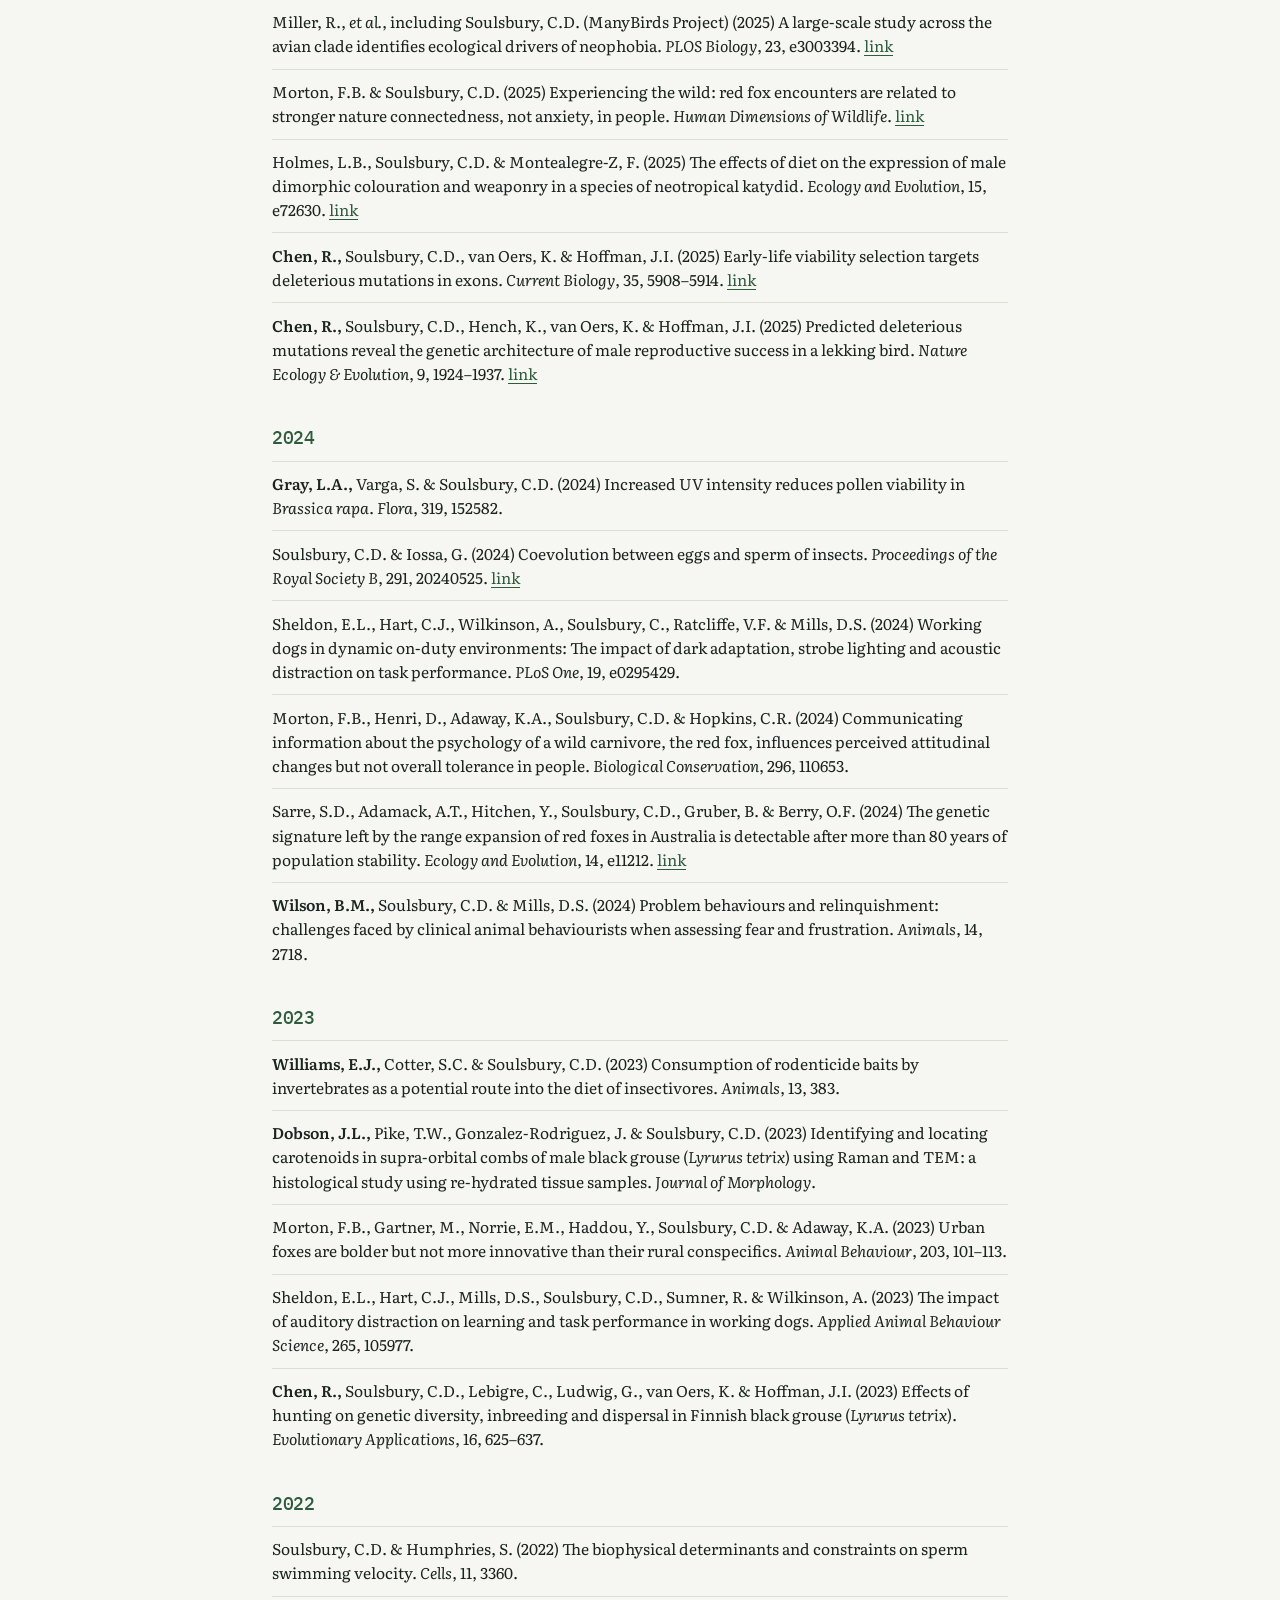
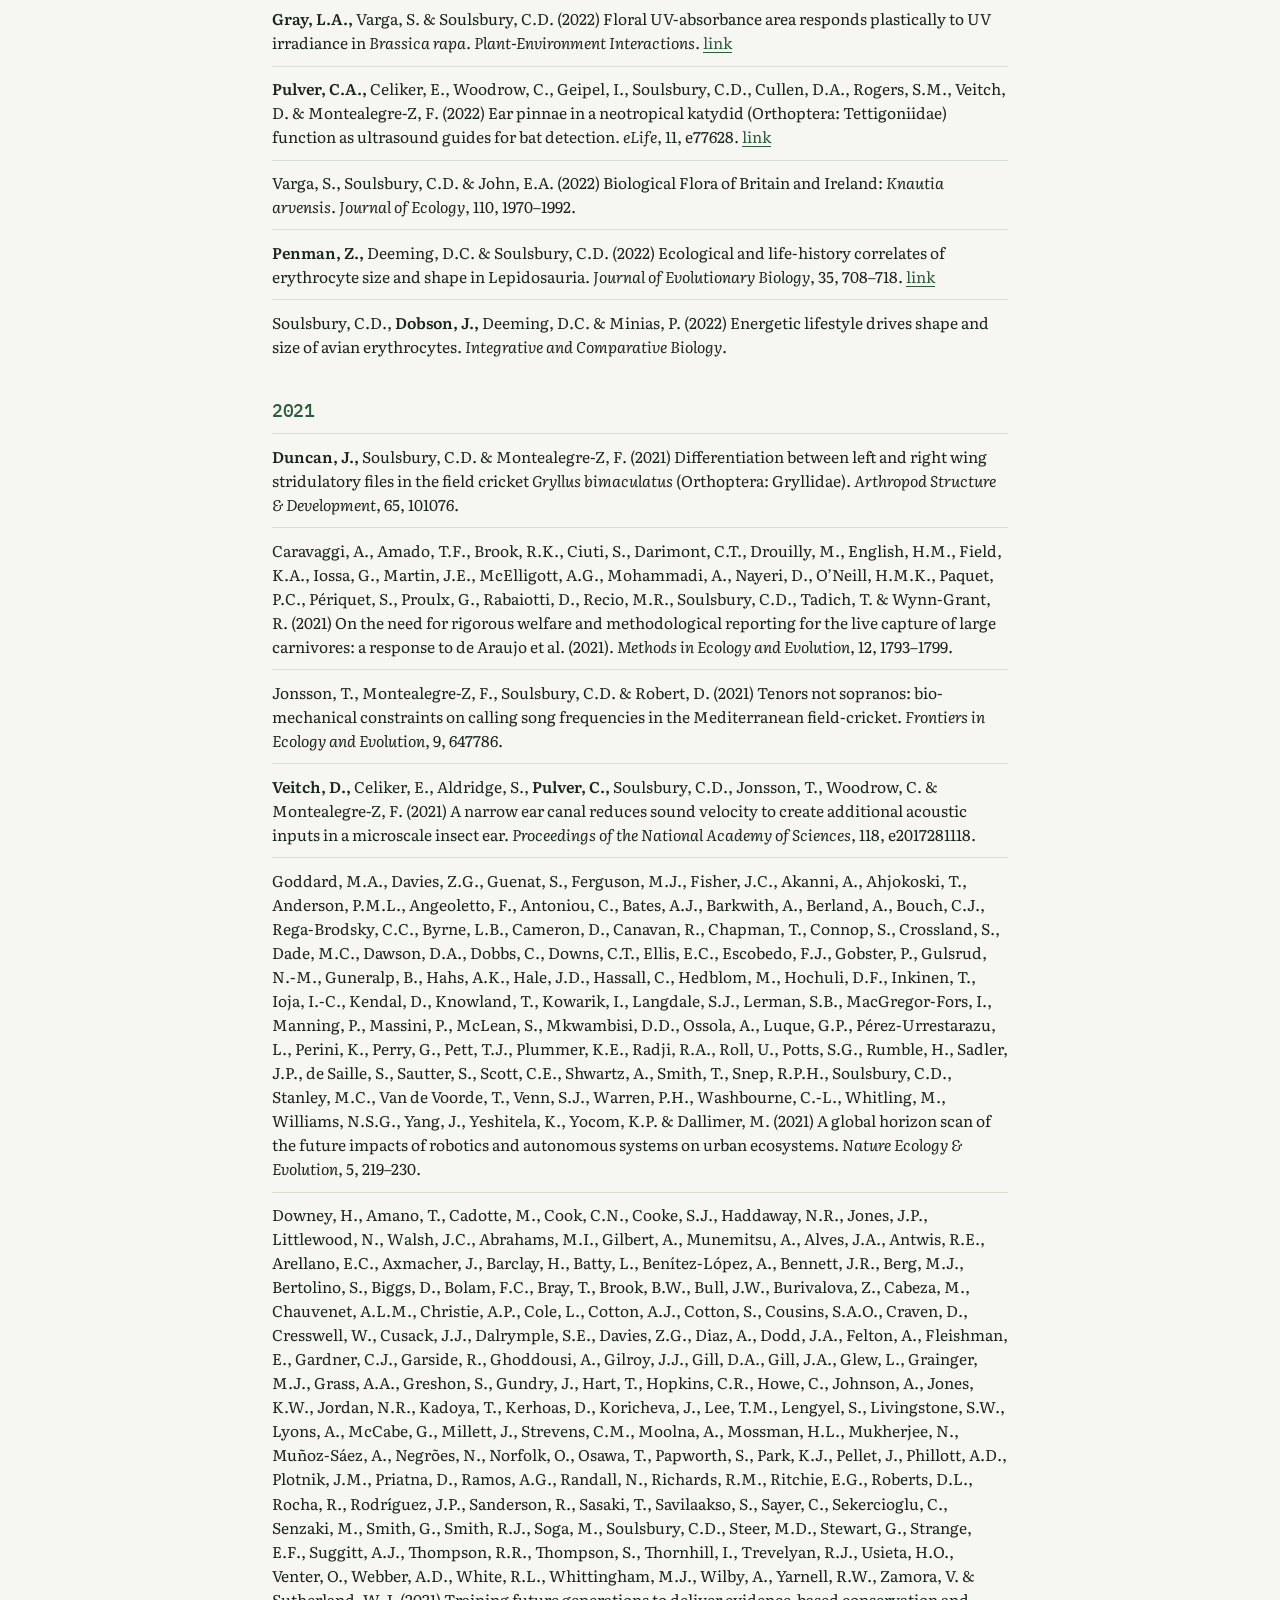
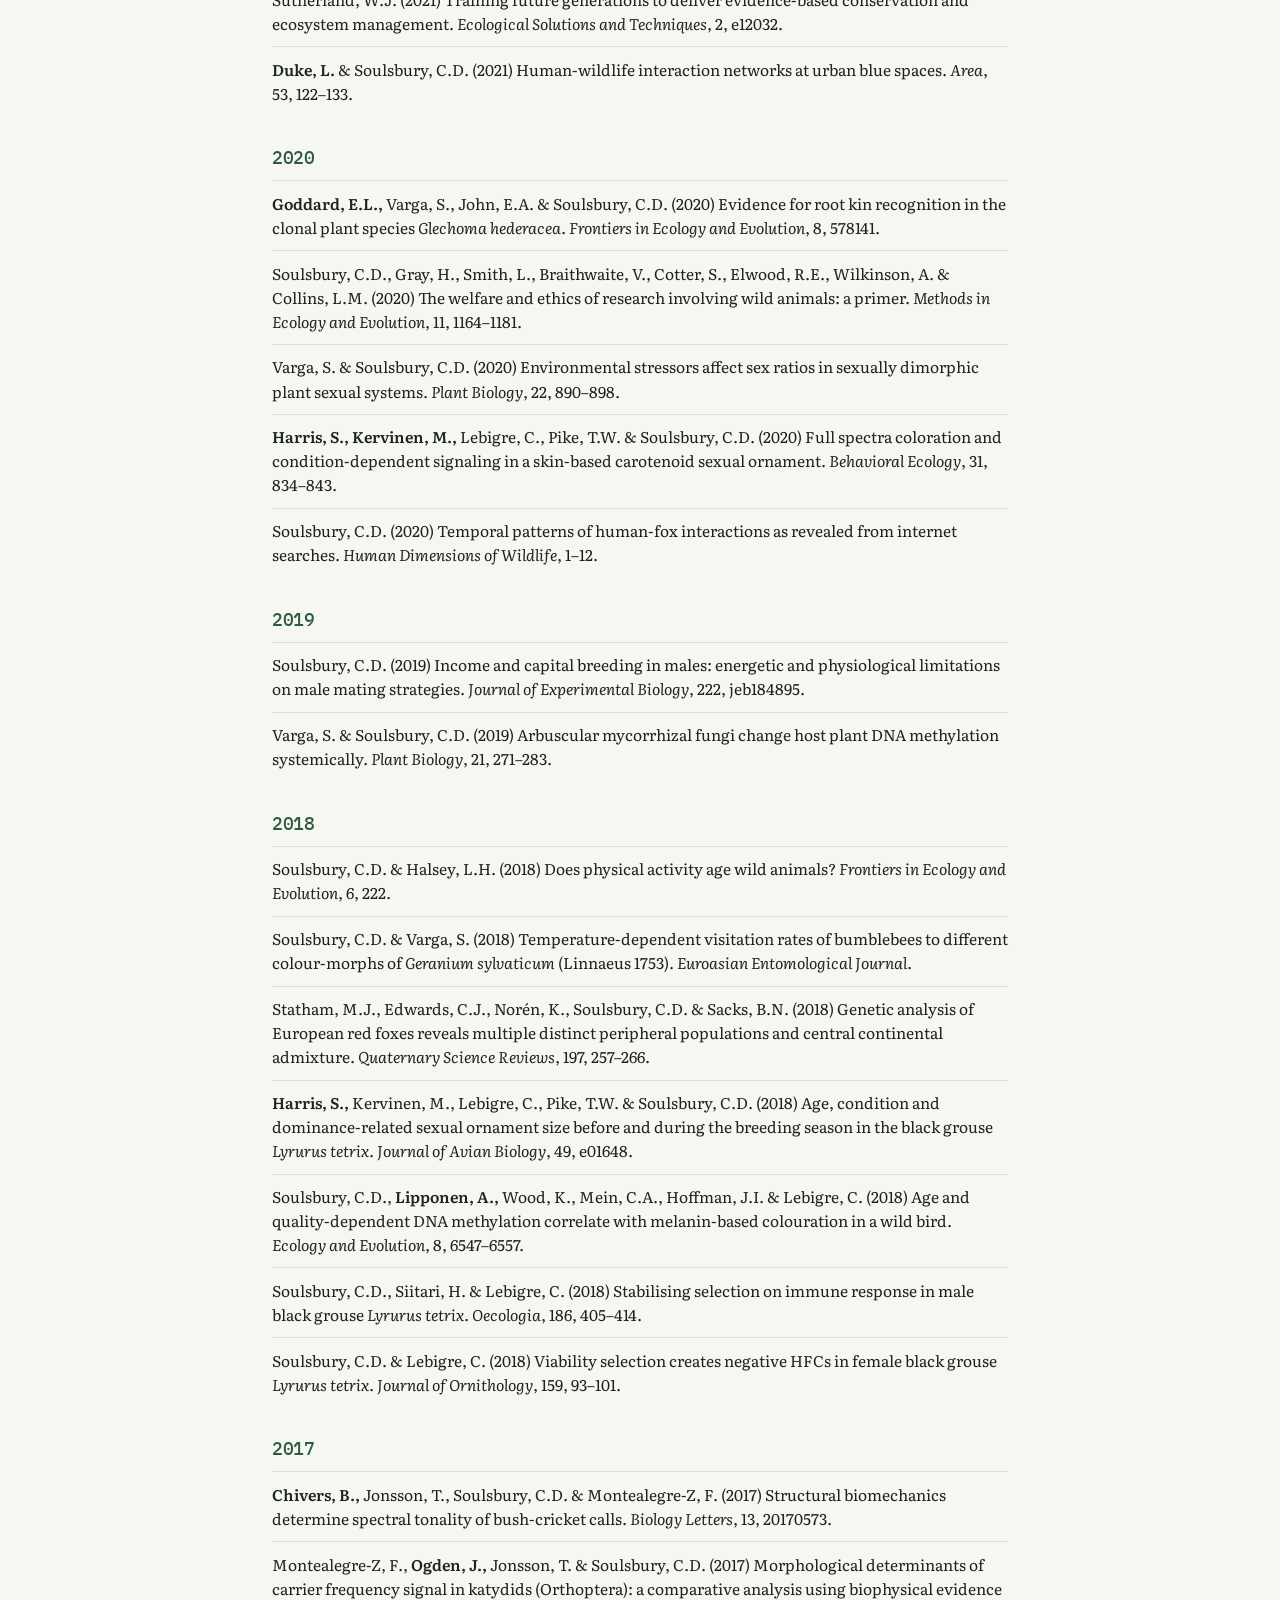
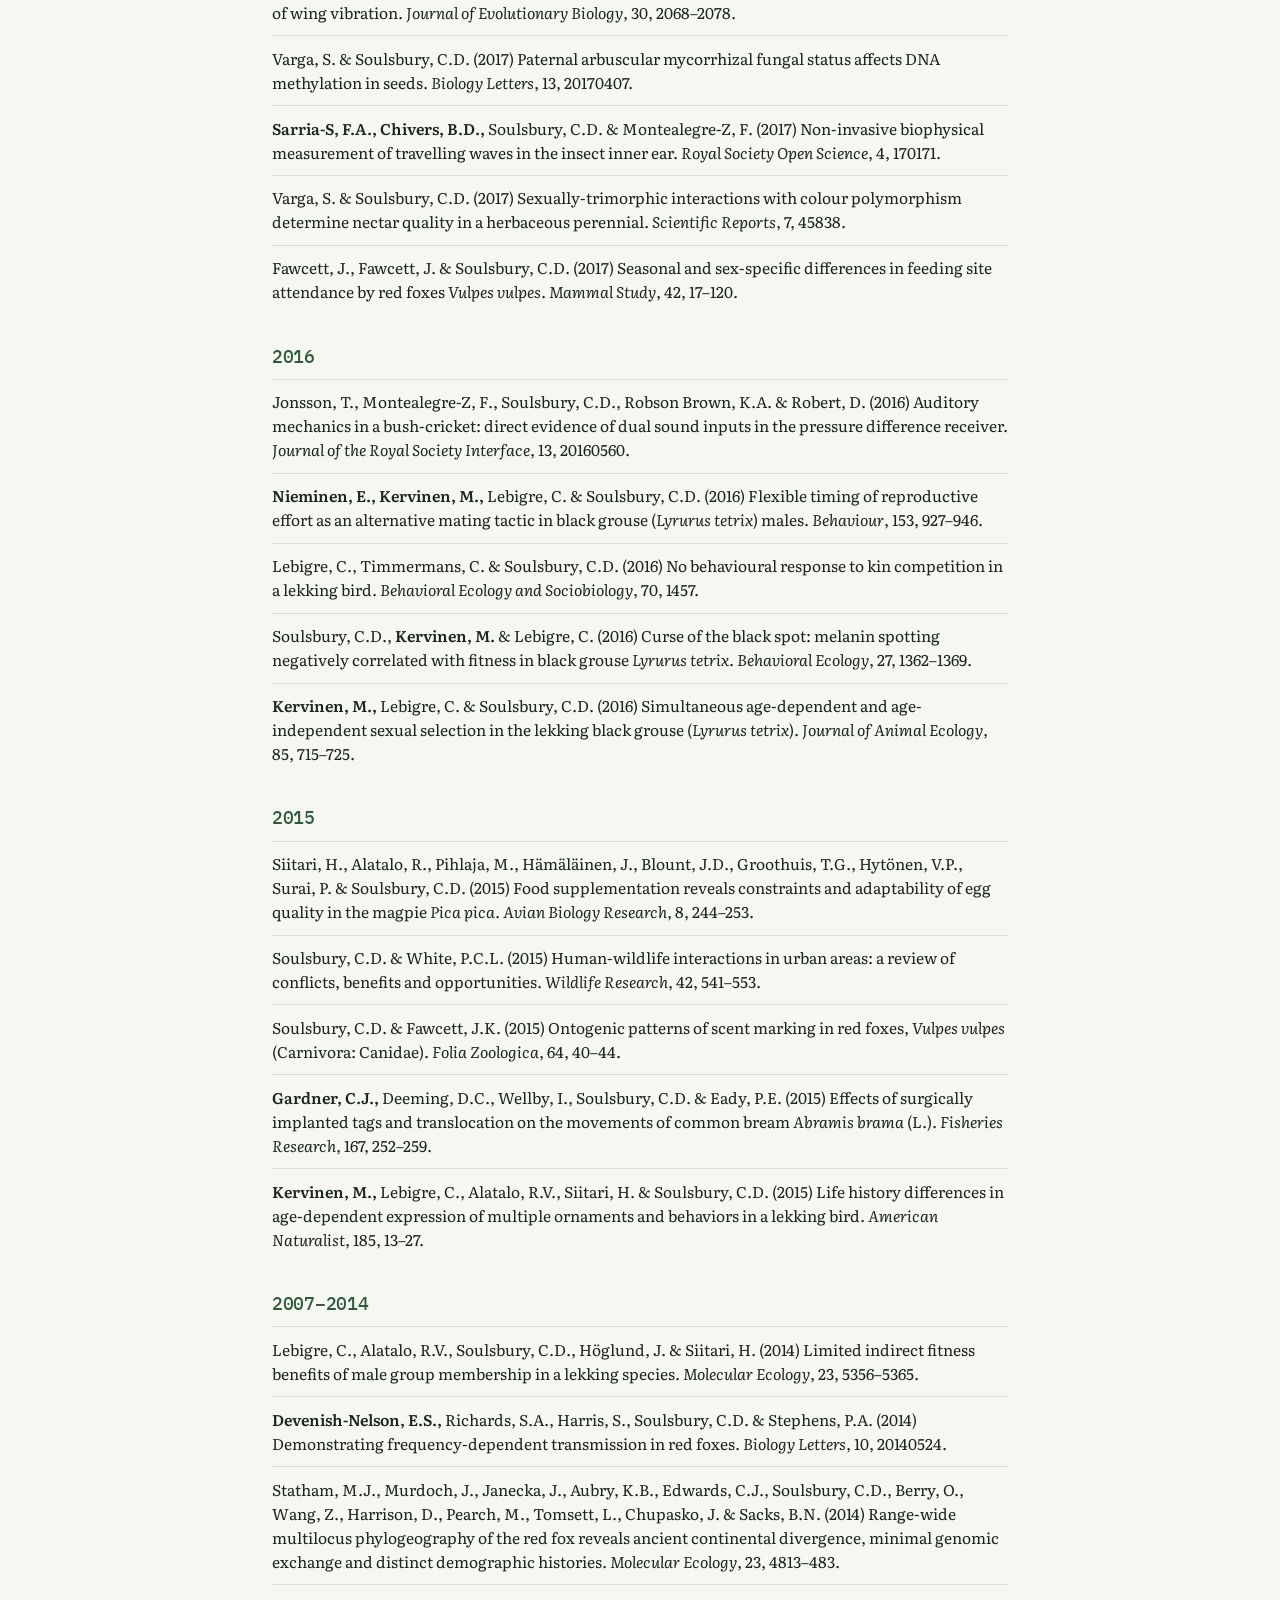
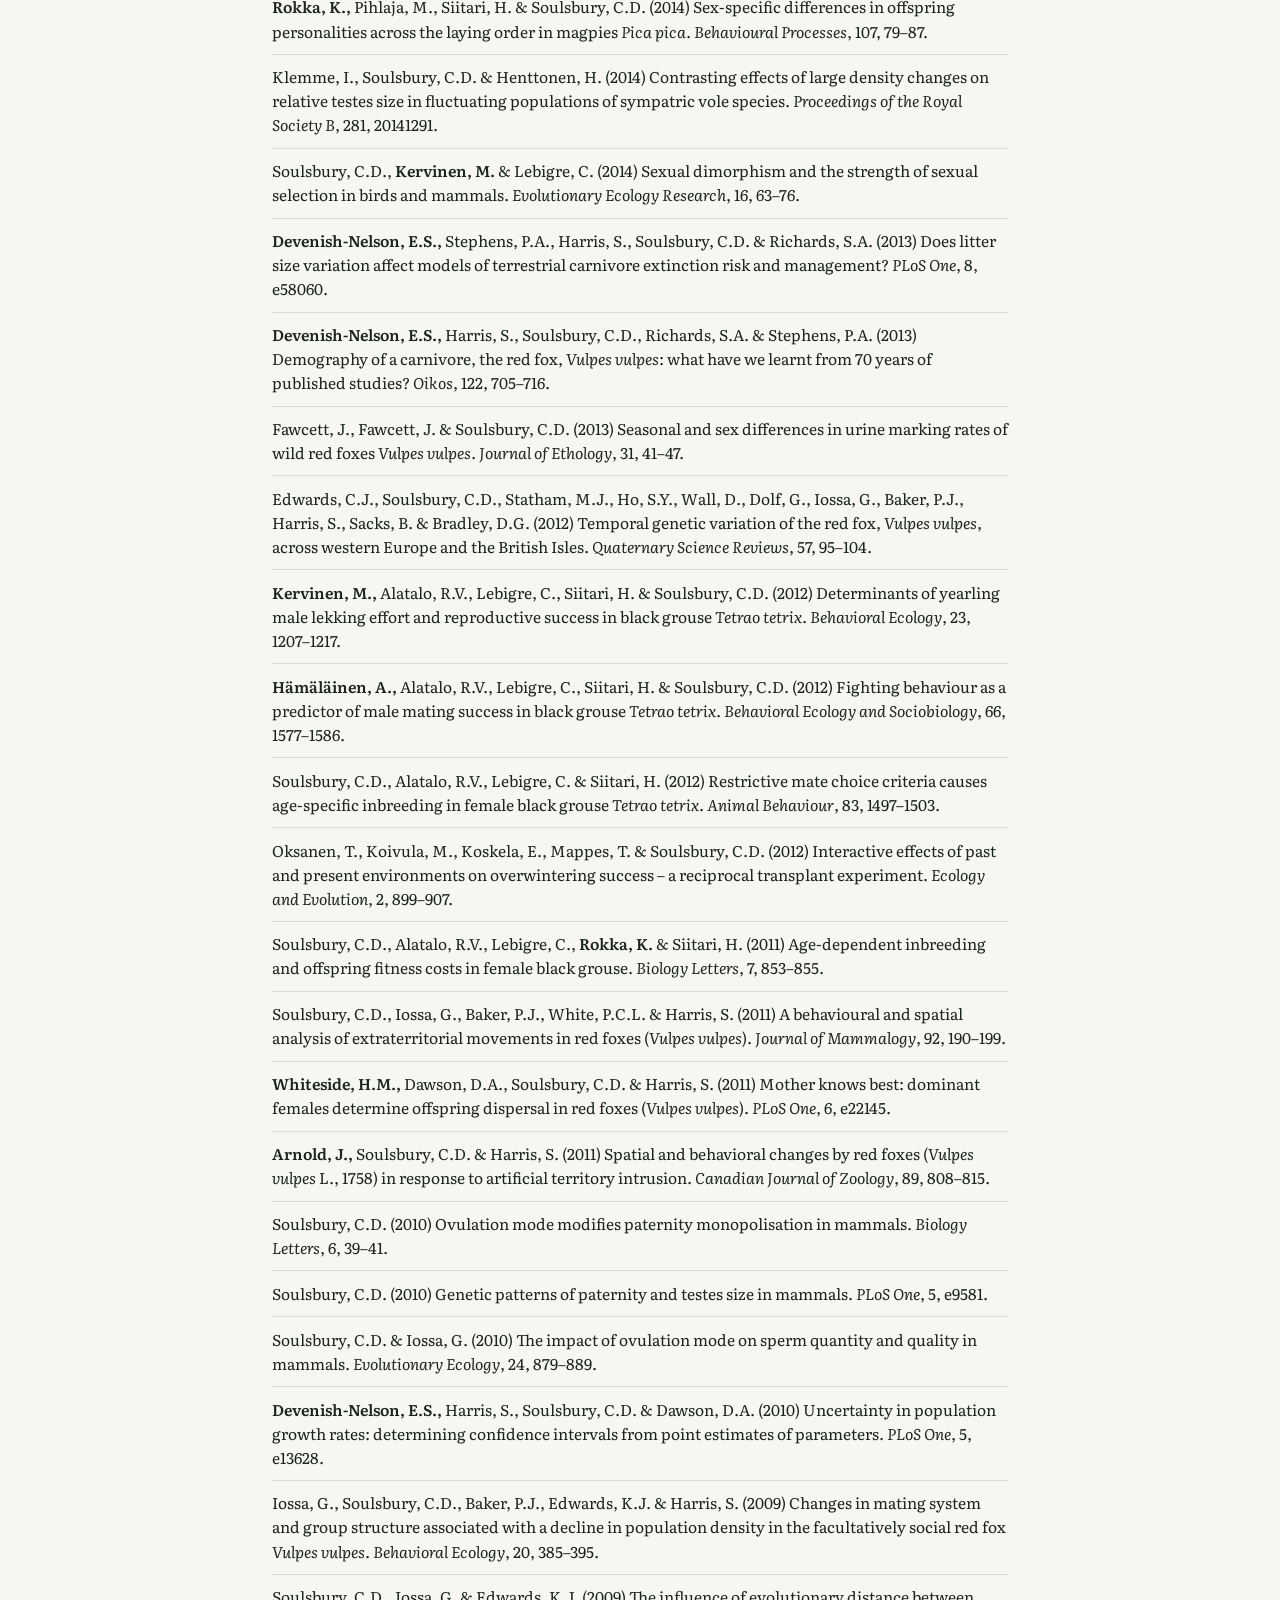
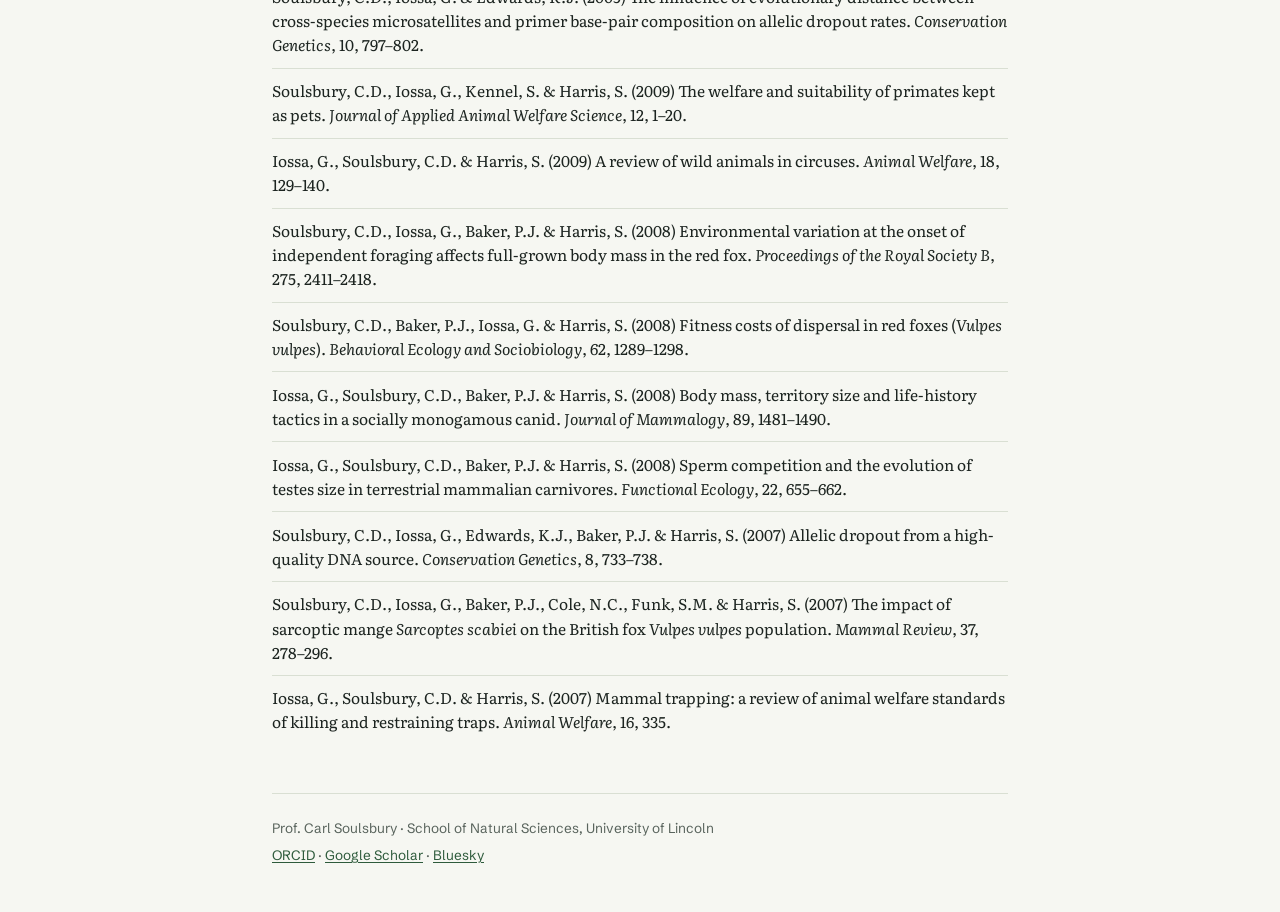
<file: docs/publications.html>
<!doctype html>
<html lang="en-GB">
<head>
<meta charset="utf-8">
<meta name="viewport" content="width=device-width, initial-scale=1, viewport-fit=cover">
<title>Publications · Life History Research</title>
<meta name="description" content="Research group of Prof. Carl Soulsbury, School of Natural Sciences, University of Lincoln: evolution of life history strategies in animals and plants.">
<link rel="preconnect" href="https://fonts.googleapis.com">
<link rel="preconnect" href="https://fonts.gstatic.com" crossorigin>
<link rel="stylesheet" href="https://fonts.googleapis.com/css2?family=Literata:ital,opsz,wght@0,7..72,400;0,7..72,600;1,7..72,400&family=Schibsted+Grotesk:wght@500;700;800&family=IBM+Plex+Mono:wght@500&display=swap">
<link rel="stylesheet" href="style.css">
</head>
<body>
<header class="site">
  <a class="brand" href="index.html">Life History Research</a>
  <nav aria-label="Main"><a href="index.html">Home</a><a href="lab.html">Lab members</a><a href="research.html">Research</a><a href="publications.html" aria-current="page">Publications</a><a href="contact.html">Contact</a></nav>
</header>
<figure class="fullbanner"><img src="img/study-species.jpg" alt="Cranesbill flowers, a male black grouse with red eye combs, and a magpie on a branch" width="900" height="372"></figure>
<main>
<section>
  <h1>Publications</h1>
  <p class="lede">98 papers from the group. Student authors from the group are shown in <strong>bold</strong>. For citation counts see <a href="https://scholar.google.com/citations?user=4IAXZDEAAAAJ">Google Scholar</a>.</p>
  <nav class="years" aria-label="Jump to year"><a href="#y2026">2026</a><a href="#y2025">2025</a><a href="#y2024">2024</a><a href="#y2023">2023</a><a href="#y2022">2022</a><a href="#y2021">2021</a><a href="#y2020">2020</a><a href="#y2019">2019</a><a href="#y2018">2018</a><a href="#y2017">2017</a><a href="#y2016">2016</a><a href="#y2015">2015</a><a href="#y2007">2007–2014</a></nav>
  <section class="year" id="y2026"><h2>2026</h2><ol><li><strong>Van Haevermaet, H.,</strong> Soulsbury, C.D. &amp; Mills, D.S. (2026) Reactive and risky: the behavioural structuring of ‘dog reactive dogs’. <em>Applied Animal Behaviour Science</em>, 106961. <a href="https://doi.org/10.1016/j.applanim.2026.106961">link</a></li>
<li>Morton, F.B., Thompson-Jones, D., Adaway, K.A., Sutter, K.M., Matos, C., <strong>Freer, G.B.,</strong> Fletcher, G.A.A. &amp; Soulsbury, C.D. (2026) Time in the city: long-term urban exposure predicts greater exploration and problem solving in wild red foxes. <em>Animal Behaviour</em>, 238, 123644. <a href="https://doi.org/10.1016/j.anbehav.2026.123644">link</a></li>
<li>Adaway, K.A., Hopkins, C.R., Soulsbury, C.D. &amp; Morton, F.B. (2026) Spatial factors predict variation in reports of human-wildlife interactions but not public attitudes towards a widespread urban carnivore, the red fox. <em>Biological Conservation</em>, 317, 111820. <a href="https://doi.org/10.1016/j.biocon.2026.111820">link</a></li>
<li><strong>Wilson, B.M.,</strong> Soulsbury, C.D. &amp; Mills, D.S. (2026) Development of a psychobiological nosology for fear and frustration in clinical animal behavior using dogs as a model species. <em>Frontiers in Psychology</em>, 17, 1888439. <a href="https://doi.org/10.3389/fpsyg.2026.1888439">link</a></li>
<li>Iossa, G., Contador, T., Drinkwater, E., Meyer, J., Nguta, J.M., Qiao, H., Robinson, E.J.H., Rozzi, R., Sneddon, L.U., Soulsbury, C.D., Sun, B. &amp; Ellison, A.M. (2026) Editorial on animal and plant ethics in research. <em>Methods in Ecology and Evolution</em>. <a href="https://doi.org/10.1111/2041-210x.70290">link</a></li></ol></section><section class="year" id="y2025"><h2>2025</h2><ol><li>Pringle, S., Dallimer, M., Goddard, M.A., Le Goff, L.K., Hart, E., Langdale, S.J., Fisher, J.C., Abad, S.-A., Ancrenaz, M., Angeoletto, F., Auat Cheein, F., Austen, G.E., Bailey, J.J., Baldock, K.C.R., Banin, L.F., Banks-Leite, C., Barau, A.S., Bashyal, R., Bates, A.J., Bicknell, J.E., Bielby, J., Bosilj, P., Bush, E.R., Butler, S.J., Carpenter, D., Clements, C.F., Cully, A., Davies, K.F., Deere, N.J., Dodd, M., Drinkwater, R., Driscoll, D.A., Dutilleux, G., Dyrmann, M., Edwards, D.P., Farhadinia, M.S., Faruk, A., Field, R., Fletcher, R.J., Foster, C.W., Fox, R., Francksen, R.M., Franco, A.M.A., Gainsbury, A.M., Gardner, C.J., Giorgi, I., Griffiths, R.A., Hamaza, S., Hanheide, M., Hayward, M.W., Hedblom, M., Helgason, T., Heon, S.P., Hughes, K.A., Hunt, E.R., Ingram, D.J., Jackson-Mills, G., Jowett, K., Keitt, T.H., Kloepper, L.N., Kramer-Schadt, S., Labisko, J., Labrosse, F., Lawson, J., Lecomte, N., de Lima, R.F., Littlewood, N.A., Marshall, H.H., Masala, G.L., Maskell, L.C., Matechou, E., Mazzolai, B., McConnell, A., Melbourne, B.A., Miriyev, A., Djomo Nana, E., Ossola, A., Papworth, S., Parr, C.L., Payo-Payo, A., Perry, G., Pettorelli, N., Pillay, R., Potts, S.G., Prendergast-Miller, M.T., Qie, L., Rolley-Parnell, P., Rossiter, S.J., Rowcliffe, M., Rumble, H., Sadler, J.P., Sandom, C.J., Sanyal, A., Schrodt, F., Sethi, S.S., Shabrani, A., Siddall, R., Smith, S.C., Snep, R.P.H., Soulsbury, C.D., Stanley, M.C., Stephens, P.A., Stephenson, P.J., Struebig, M.J., Studley, M., Svátek, M., Tang, G., Taylor, N.K., Umbers, K.D.L., Ward, R.J., White, P.J.C., Whittingham, M.J., Wich, S., Williams, C.D., Yakubu, I.B., Yoh, N., Zaidi, S.A.R., Zmarz, A., Zwerts, J.A. &amp; Davies, Z.G. (2025) Opportunities and challenges for monitoring terrestrial biodiversity in the robotics age. <em>Nature Ecology &amp; Evolution</em>, 9, 1031–1042. <a href="https://doi.org/10.1038/s41559-025-02704-9">link</a></li>
<li>Miller, R., <em>et al.</em>, including Soulsbury, C.D. (ManyBirds Project) (2025) A large-scale study across the avian clade identifies ecological drivers of neophobia. <em>PLOS Biology</em>, 23, e3003394. <a href="https://doi.org/10.1371/journal.pbio.3003394">link</a></li>
<li>Morton, F.B. &amp; Soulsbury, C.D. (2025) Experiencing the wild: red fox encounters are related to stronger nature connectedness, not anxiety, in people. <em>Human Dimensions of Wildlife</em>. <a href="https://doi.org/10.1080/10871209.2025.2561719">link</a></li>
<li>Holmes, L.B., Soulsbury, C.D. &amp; Montealegre-Z, F. (2025) The effects of diet on the expression of male dimorphic colouration and weaponry in a species of neotropical katydid. <em>Ecology and Evolution</em>, 15, e72630. <a href="https://doi.org/10.1002/ece3.72630">link</a></li>
<li><strong>Chen, R.,</strong> Soulsbury, C.D., van Oers, K. &amp; Hoffman, J.I. (2025) Early-life viability selection targets deleterious mutations in exons. <em>Current Biology</em>, 35, 5908–5914. <a href="https://doi.org/10.1016/j.cub.2025.10.043">link</a></li>
<li><strong>Chen, R.,</strong> Soulsbury, C.D., Hench, K., van Oers, K. &amp; Hoffman, J.I. (2025) Predicted deleterious mutations reveal the genetic architecture of male reproductive success in a lekking bird. <em>Nature Ecology &amp; Evolution</em>, 9, 1924–1937. <a href="https://doi.org/10.1038/s41559-025-02802-8">link</a></li></ol></section><section class="year" id="y2024"><h2>2024</h2><ol><li><strong>Gray, L.A.,</strong> Varga, S. &amp; Soulsbury, C.D. (2024) Increased UV intensity reduces pollen viability in <em>Brassica rapa</em>. <em>Flora</em>, 319, 152582.</li>
<li>Soulsbury, C.D. &amp; Iossa, G. (2024) Coevolution between eggs and sperm of insects. <em>Proceedings of the Royal Society B</em>, 291, 20240525. <a href="https://doi.org/10.1098/rspb.2024.0525">link</a></li>
<li>Sheldon, E.L., Hart, C.J., Wilkinson, A., Soulsbury, C., Ratcliffe, V.F. &amp; Mills, D.S. (2024) Working dogs in dynamic on-duty environments: The impact of dark adaptation, strobe lighting and acoustic distraction on task performance. <em>PLoS One</em>, 19, e0295429.</li>
<li>Morton, F.B., Henri, D., Adaway, K.A., Soulsbury, C.D. &amp; Hopkins, C.R. (2024) Communicating information about the psychology of a wild carnivore, the red fox, influences perceived attitudinal changes but not overall tolerance in people. <em>Biological Conservation</em>, 296, 110653.</li>
<li>Sarre, S.D., Adamack, A.T., Hitchen, Y., Soulsbury, C.D., Gruber, B. &amp; Berry, O.F. (2024) The genetic signature left by the range expansion of red foxes in Australia is detectable after more than 80 years of population stability. <em>Ecology and Evolution</em>, 14, e11212. <a href="https://doi.org/10.1002/ece3.11212">link</a></li>
<li><strong>Wilson, B.M.,</strong> Soulsbury, C.D. &amp; Mills, D.S. (2024) Problem behaviours and relinquishment: challenges faced by clinical animal behaviourists when assessing fear and frustration. <em>Animals</em>, 14, 2718.</li></ol></section><section class="year" id="y2023"><h2>2023</h2><ol><li><strong>Williams, E.J.,</strong> Cotter, S.C. &amp; Soulsbury, C.D. (2023) Consumption of rodenticide baits by invertebrates as a potential route into the diet of insectivores. <em>Animals</em>, 13, 383.</li>
<li><strong>Dobson, J.L.,</strong> Pike, T.W., Gonzalez-Rodriguez, J. &amp; Soulsbury, C.D. (2023) Identifying and locating carotenoids in supra-orbital combs of male black grouse (<em>Lyrurus tetrix</em>) using Raman and TEM: a histological study using re-hydrated tissue samples. <em>Journal of Morphology</em>.</li>
<li>Morton, F.B., Gartner, M., Norrie, E.M., Haddou, Y., Soulsbury, C.D. &amp; Adaway, K.A. (2023) Urban foxes are bolder but not more innovative than their rural conspecifics. <em>Animal Behaviour</em>, 203, 101–113.</li>
<li>Sheldon, E.L., Hart, C.J., Mills, D.S., Soulsbury, C.D., Sumner, R. &amp; Wilkinson, A. (2023) The impact of auditory distraction on learning and task performance in working dogs. <em>Applied Animal Behaviour Science</em>, 265, 105977.</li>
<li><strong>Chen, R.,</strong> Soulsbury, C.D., Lebigre, C., Ludwig, G., van Oers, K. &amp; Hoffman, J.I. (2023) Effects of hunting on genetic diversity, inbreeding and dispersal in Finnish black grouse (<em>Lyrurus tetrix</em>). <em>Evolutionary Applications</em>, 16, 625–637.</li></ol></section><section class="year" id="y2022"><h2>2022</h2><ol><li>Soulsbury, C.D. &amp; Humphries, S. (2022) The biophysical determinants and constraints on sperm swimming velocity. <em>Cells</em>, 11, 3360.</li>
<li><strong>Gray, L.A.,</strong> Varga, S. &amp; Soulsbury, C.D. (2022) Floral UV-absorbance area responds plastically to UV irradiance in <em>Brassica rapa</em>. <em>Plant-Environment Interactions</em>. <a href="https://doi.org/10.1002/pei3.10091">link</a></li>
<li><strong>Pulver, C.A.,</strong> Celiker, E., Woodrow, C., Geipel, I., Soulsbury, C.D., Cullen, D.A., Rogers, S.M., Veitch, D. &amp; Montealegre-Z, F. (2022) Ear pinnae in a neotropical katydid (Orthoptera: Tettigoniidae) function as ultrasound guides for bat detection. <em>eLife</em>, 11, e77628. <a href="https://elifesciences.org/articles/77628">link</a></li>
<li>Varga, S., Soulsbury, C.D. &amp; John, E.A. (2022) Biological Flora of Britain and Ireland: <em>Knautia arvensis</em>. <em>Journal of Ecology</em>, 110, 1970–1992.</li>
<li><strong>Penman, Z.,</strong> Deeming, D.C. &amp; Soulsbury, C.D. (2022) Ecological and life-history correlates of erythrocyte size and shape in Lepidosauria. <em>Journal of Evolutionary Biology</em>, 35, 708–718. <a href="https://doi.org/10.1111/jeb.14004">link</a></li>
<li>Soulsbury, C.D., <strong>Dobson, J.,</strong> Deeming, D.C. &amp; Minias, P. (2022) Energetic lifestyle drives shape and size of avian erythrocytes. <em>Integrative and Comparative Biology</em>.</li></ol></section><section class="year" id="y2021"><h2>2021</h2><ol><li><strong>Duncan, J.,</strong> Soulsbury, C.D. &amp; Montealegre-Z, F. (2021) Differentiation between left and right wing stridulatory files in the field cricket <em>Gryllus bimaculatus</em> (Orthoptera: Gryllidae). <em>Arthropod Structure &amp; Development</em>, 65, 101076.</li>
<li>Caravaggi, A., Amado, T.F., Brook, R.K., Ciuti, S., Darimont, C.T., Drouilly, M., English, H.M., Field, K.A., Iossa, G., Martin, J.E., McElligott, A.G., Mohammadi, A., Nayeri, D., O’Neill, H.M.K., Paquet, P.C., Périquet, S., Proulx, G., Rabaiotti, D., Recio, M.R., Soulsbury, C.D., Tadich, T. &amp; Wynn-Grant, R. (2021) On the need for rigorous welfare and methodological reporting for the live capture of large carnivores: a response to de Araujo et al. (2021). <em>Methods in Ecology and Evolution</em>, 12, 1793–1799.</li>
<li>Jonsson, T., Montealegre-Z, F., Soulsbury, C.D. &amp; Robert, D. (2021) Tenors not sopranos: bio-mechanical constraints on calling song frequencies in the Mediterranean field-cricket. <em>Frontiers in Ecology and Evolution</em>, 9, 647786.</li>
<li><strong>Veitch, D.,</strong> Celiker, E., Aldridge, S., <strong>Pulver, C.,</strong> Soulsbury, C.D., Jonsson, T., Woodrow, C. &amp; Montealegre-Z, F. (2021) A narrow ear canal reduces sound velocity to create additional acoustic inputs in a microscale insect ear. <em>Proceedings of the National Academy of Sciences</em>, 118, e2017281118.</li>
<li>Goddard, M.A., Davies, Z.G., Guenat, S., Ferguson, M.J., Fisher, J.C., Akanni, A., Ahjokoski, T., Anderson, P.M.L., Angeoletto, F., Antoniou, C., Bates, A.J., Barkwith, A., Berland, A., Bouch, C.J., Rega-Brodsky, C.C., Byrne, L.B., Cameron, D., Canavan, R., Chapman, T., Connop, S., Crossland, S., Dade, M.C., Dawson, D.A., Dobbs, C., Downs, C.T., Ellis, E.C., Escobedo, F.J., Gobster, P., Gulsrud, N.-M., Guneralp, B., Hahs, A.K., Hale, J.D., Hassall, C., Hedblom, M., Hochuli, D.F., Inkinen, T., Ioja, I.-C., Kendal, D., Knowland, T., Kowarik, I., Langdale, S.J., Lerman, S.B., MacGregor-Fors, I., Manning, P., Massini, P., McLean, S., Mkwambisi, D.D., Ossola, A., Luque, G.P., Pérez-Urrestarazu, L., Perini, K., Perry, G., Pett, T.J., Plummer, K.E., Radji, R.A., Roll, U., Potts, S.G., Rumble, H., Sadler, J.P., de Saille, S., Sautter, S., Scott, C.E., Shwartz, A., Smith, T., Snep, R.P.H., Soulsbury, C.D., Stanley, M.C., Van de Voorde, T., Venn, S.J., Warren, P.H., Washbourne, C.-L., Whitling, M., Williams, N.S.G., Yang, J., Yeshitela, K., Yocom, K.P. &amp; Dallimer, M. (2021) A global horizon scan of the future impacts of robotics and autonomous systems on urban ecosystems. <em>Nature Ecology &amp; Evolution</em>, 5, 219–230.</li>
<li>Downey, H., Amano, T., Cadotte, M., Cook, C.N., Cooke, S.J., Haddaway, N.R., Jones, J.P., Littlewood, N., Walsh, J.C., Abrahams, M.I., Gilbert, A., Munemitsu, A., Alves, J.A., Antwis, R.E., Arellano, E.C., Axmacher, J., Barclay, H., Batty, L., Benítez-López, A., Bennett, J.R., Berg, M.J., Bertolino, S., Biggs, D., Bolam, F.C., Bray, T., Brook, B.W., Bull, J.W., Burivalova, Z., Cabeza, M., Chauvenet, A.L.M., Christie, A.P., Cole, L., Cotton, A.J., Cotton, S., Cousins, S.A.O., Craven, D., Cresswell, W., Cusack, J.J., Dalrymple, S.E., Davies, Z.G., Diaz, A., Dodd, J.A., Felton, A., Fleishman, E., Gardner, C.J., Garside, R., Ghoddousi, A., Gilroy, J.J., Gill, D.A., Gill, J.A., Glew, L., Grainger, M.J., Grass, A.A., Greshon, S., Gundry, J., Hart, T., Hopkins, C.R., Howe, C., Johnson, A., Jones, K.W., Jordan, N.R., Kadoya, T., Kerhoas, D., Koricheva, J., Lee, T.M., Lengyel, S., Livingstone, S.W., Lyons, A., McCabe, G., Millett, J., Strevens, C.M., Moolna, A., Mossman, H.L., Mukherjee, N., Muñoz-Sáez, A., Negrões, N., Norfolk, O., Osawa, T., Papworth, S., Park, K.J., Pellet, J., Phillott, A.D., Plotnik, J.M., Priatna, D., Ramos, A.G., Randall, N., Richards, R.M., Ritchie, E.G., Roberts, D.L., Rocha, R., Rodríguez, J.P., Sanderson, R., Sasaki, T., Savilaakso, S., Sayer, C., Sekercioglu, C., Senzaki, M., Smith, G., Smith, R.J., Soga, M., Soulsbury, C.D., Steer, M.D., Stewart, G., Strange, E.F., Suggitt, A.J., Thompson, R.R., Thompson, S., Thornhill, I., Trevelyan, R.J., Usieta, H.O., Venter, O., Webber, A.D., White, R.L., Whittingham, M.J., Wilby, A., Yarnell, R.W., Zamora, V. &amp; Sutherland, W.J. (2021) Training future generations to deliver evidence-based conservation and ecosystem management. <em>Ecological Solutions and Techniques</em>, 2, e12032.</li>
<li><strong>Duke, L.</strong> &amp; Soulsbury, C.D. (2021) Human-wildlife interaction networks at urban blue spaces. <em>Area</em>, 53, 122–133.</li></ol></section><section class="year" id="y2020"><h2>2020</h2><ol><li><strong>Goddard, E.L.,</strong> Varga, S., John, E.A. &amp; Soulsbury, C.D. (2020) Evidence for root kin recognition in the clonal plant species <em>Glechoma hederacea</em>. <em>Frontiers in Ecology and Evolution</em>, 8, 578141.</li>
<li>Soulsbury, C.D., Gray, H., Smith, L., Braithwaite, V., Cotter, S., Elwood, R.E., Wilkinson, A. &amp; Collins, L.M. (2020) The welfare and ethics of research involving wild animals: a primer. <em>Methods in Ecology and Evolution</em>, 11, 1164–1181.</li>
<li>Varga, S. &amp; Soulsbury, C.D. (2020) Environmental stressors affect sex ratios in sexually dimorphic plant sexual systems. <em>Plant Biology</em>, 22, 890–898.</li>
<li><strong>Harris, S., Kervinen, M.,</strong> Lebigre, C., Pike, T.W. &amp; Soulsbury, C.D. (2020) Full spectra coloration and condition-dependent signaling in a skin-based carotenoid sexual ornament. <em>Behavioral Ecology</em>, 31, 834–843.</li>
<li>Soulsbury, C.D. (2020) Temporal patterns of human-fox interactions as revealed from internet searches. <em>Human Dimensions of Wildlife</em>, 1–12.</li></ol></section><section class="year" id="y2019"><h2>2019</h2><ol><li>Soulsbury, C.D. (2019) Income and capital breeding in males: energetic and physiological limitations on male mating strategies. <em>Journal of Experimental Biology</em>, 222, jeb184895.</li>
<li>Varga, S. &amp; Soulsbury, C.D. (2019) Arbuscular mycorrhizal fungi change host plant DNA methylation systemically. <em>Plant Biology</em>, 21, 271–283.</li></ol></section><section class="year" id="y2018"><h2>2018</h2><ol><li>Soulsbury, C.D. &amp; Halsey, L.H. (2018) Does physical activity age wild animals? <em>Frontiers in Ecology and Evolution</em>, 6, 222.</li>
<li>Soulsbury, C.D. &amp; Varga, S. (2018) Temperature-dependent visitation rates of bumblebees to different colour-morphs of <em>Geranium sylvaticum</em> (Linnaeus 1753). <em>Euroasian Entomological Journal</em>.</li>
<li>Statham, M.J., Edwards, C.J., Norén, K., Soulsbury, C.D. &amp; Sacks, B.N. (2018) Genetic analysis of European red foxes reveals multiple distinct peripheral populations and central continental admixture. <em>Quaternary Science Reviews</em>, 197, 257–266.</li>
<li><strong>Harris, S.,</strong> Kervinen, M., Lebigre, C., Pike, T.W. &amp; Soulsbury, C.D. (2018) Age, condition and dominance-related sexual ornament size before and during the breeding season in the black grouse <em>Lyrurus tetrix</em>. <em>Journal of Avian Biology</em>, 49, e01648.</li>
<li>Soulsbury, C.D., <strong>Lipponen, A.,</strong> Wood, K., Mein, C.A., Hoffman, J.I. &amp; Lebigre, C. (2018) Age and quality-dependent DNA methylation correlate with melanin-based colouration in a wild bird. <em>Ecology and Evolution</em>, 8, 6547–6557.</li>
<li>Soulsbury, C.D., Siitari, H. &amp; Lebigre, C. (2018) Stabilising selection on immune response in male black grouse <em>Lyrurus tetrix</em>. <em>Oecologia</em>, 186, 405–414.</li>
<li>Soulsbury, C.D. &amp; Lebigre, C. (2018) Viability selection creates negative HFCs in female black grouse <em>Lyrurus tetrix</em>. <em>Journal of Ornithology</em>, 159, 93–101.</li></ol></section><section class="year" id="y2017"><h2>2017</h2><ol><li><strong>Chivers, B.,</strong> Jonsson, T., Soulsbury, C.D. &amp; Montealegre-Z, F. (2017) Structural biomechanics determine spectral tonality of bush-cricket calls. <em>Biology Letters</em>, 13, 20170573.</li>
<li>Montealegre-Z, F., <strong>Ogden, J.,</strong> Jonsson, T. &amp; Soulsbury, C.D. (2017) Morphological determinants of carrier frequency signal in katydids (Orthoptera): a comparative analysis using biophysical evidence of wing vibration. <em>Journal of Evolutionary Biology</em>, 30, 2068–2078.</li>
<li>Varga, S. &amp; Soulsbury, C.D. (2017) Paternal arbuscular mycorrhizal fungal status affects DNA methylation in seeds. <em>Biology Letters</em>, 13, 20170407.</li>
<li><strong>Sarria-S, F.A., Chivers, B.D.,</strong> Soulsbury, C.D. &amp; Montealegre-Z, F. (2017) Non-invasive biophysical measurement of travelling waves in the insect inner ear. <em>Royal Society Open Science</em>, 4, 170171.</li>
<li>Varga, S. &amp; Soulsbury, C.D. (2017) Sexually-trimorphic interactions with colour polymorphism determine nectar quality in a herbaceous perennial. <em>Scientific Reports</em>, 7, 45838.</li>
<li>Fawcett, J., Fawcett, J. &amp; Soulsbury, C.D. (2017) Seasonal and sex-specific differences in feeding site attendance by red foxes <em>Vulpes vulpes</em>. <em>Mammal Study</em>, 42, 17–120.</li></ol></section><section class="year" id="y2016"><h2>2016</h2><ol><li>Jonsson, T., Montealegre-Z, F., Soulsbury, C.D., Robson Brown, K.A. &amp; Robert, D. (2016) Auditory mechanics in a bush-cricket: direct evidence of dual sound inputs in the pressure difference receiver. <em>Journal of the Royal Society Interface</em>, 13, 20160560.</li>
<li><strong>Nieminen, E., Kervinen, M.,</strong> Lebigre, C. &amp; Soulsbury, C.D. (2016) Flexible timing of reproductive effort as an alternative mating tactic in black grouse (<em>Lyrurus tetrix</em>) males. <em>Behaviour</em>, 153, 927–946.</li>
<li>Lebigre, C., Timmermans, C. &amp; Soulsbury, C.D. (2016) No behavioural response to kin competition in a lekking bird. <em>Behavioral Ecology and Sociobiology</em>, 70, 1457.</li>
<li>Soulsbury, C.D., <strong>Kervinen, M.</strong> &amp; Lebigre, C. (2016) Curse of the black spot: melanin spotting negatively correlated with fitness in black grouse <em>Lyrurus tetrix</em>. <em>Behavioral Ecology</em>, 27, 1362–1369.</li>
<li><strong>Kervinen, M.,</strong> Lebigre, C. &amp; Soulsbury, C.D. (2016) Simultaneous age-dependent and age-independent sexual selection in the lekking black grouse (<em>Lyrurus tetrix</em>). <em>Journal of Animal Ecology</em>, 85, 715–725.</li></ol></section><section class="year" id="y2015"><h2>2015</h2><ol><li>Siitari, H., Alatalo, R., Pihlaja, M., Hämäläinen, J., Blount, J.D., Groothuis, T.G., Hytönen, V.P., Surai, P. &amp; Soulsbury, C.D. (2015) Food supplementation reveals constraints and adaptability of egg quality in the magpie <em>Pica pica</em>. <em>Avian Biology Research</em>, 8, 244–253.</li>
<li>Soulsbury, C.D. &amp; White, P.C.L. (2015) Human-wildlife interactions in urban areas: a review of conflicts, benefits and opportunities. <em>Wildlife Research</em>, 42, 541–553.</li>
<li>Soulsbury, C.D. &amp; Fawcett, J.K. (2015) Ontogenic patterns of scent marking in red foxes, <em>Vulpes vulpes</em> (Carnivora: Canidae). <em>Folia Zoologica</em>, 64, 40–44.</li>
<li><strong>Gardner, C.J.,</strong> Deeming, D.C., Wellby, I., Soulsbury, C.D. &amp; Eady, P.E. (2015) Effects of surgically implanted tags and translocation on the movements of common bream <em>Abramis brama</em> (L.). <em>Fisheries Research</em>, 167, 252–259.</li>
<li><strong>Kervinen, M.,</strong> Lebigre, C., Alatalo, R.V., Siitari, H. &amp; Soulsbury, C.D. (2015) Life history differences in age-dependent expression of multiple ornaments and behaviors in a lekking bird. <em>American Naturalist</em>, 185, 13–27.</li></ol></section><section class="year" id="y2007"><h2>2007–2014</h2><ol><li>Lebigre, C., Alatalo, R.V., Soulsbury, C.D., Höglund, J. &amp; Siitari, H. (2014) Limited indirect fitness benefits of male group membership in a lekking species. <em>Molecular Ecology</em>, 23, 5356–5365.</li>
<li><strong>Devenish-Nelson, E.S.,</strong> Richards, S.A., Harris, S., Soulsbury, C.D. &amp; Stephens, P.A. (2014) Demonstrating frequency-dependent transmission in red foxes. <em>Biology Letters</em>, 10, 20140524.</li>
<li>Statham, M.J., Murdoch, J., Janecka, J., Aubry, K.B., Edwards, C.J., Soulsbury, C.D., Berry, O., Wang, Z., Harrison, D., Pearch, M., Tomsett, L., Chupasko, J. &amp; Sacks, B.N. (2014) Range-wide multilocus phylogeography of the red fox reveals ancient continental divergence, minimal genomic exchange and distinct demographic histories. <em>Molecular Ecology</em>, 23, 4813–483.</li>
<li><strong>Rokka, K.,</strong> Pihlaja, M., Siitari, H. &amp; Soulsbury, C.D. (2014) Sex-specific differences in offspring personalities across the laying order in magpies <em>Pica pica</em>. <em>Behavioural Processes</em>, 107, 79–87.</li>
<li>Klemme, I., Soulsbury, C.D. &amp; Henttonen, H. (2014) Contrasting effects of large density changes on relative testes size in fluctuating populations of sympatric vole species. <em>Proceedings of the Royal Society B</em>, 281, 20141291.</li>
<li>Soulsbury, C.D., <strong>Kervinen, M.</strong> &amp; Lebigre, C. (2014) Sexual dimorphism and the strength of sexual selection in birds and mammals. <em>Evolutionary Ecology Research</em>, 16, 63–76.</li>
<li><strong>Devenish-Nelson, E.S.,</strong> Stephens, P.A., Harris, S., Soulsbury, C.D. &amp; Richards, S.A. (2013) Does litter size variation affect models of terrestrial carnivore extinction risk and management? <em>PLoS One</em>, 8, e58060.</li>
<li><strong>Devenish-Nelson, E.S.,</strong> Harris, S., Soulsbury, C.D., Richards, S.A. &amp; Stephens, P.A. (2013) Demography of a carnivore, the red fox, <em>Vulpes vulpes</em>: what have we learnt from 70 years of published studies? <em>Oikos</em>, 122, 705–716.</li>
<li>Fawcett, J., Fawcett, J. &amp; Soulsbury, C.D. (2013) Seasonal and sex differences in urine marking rates of wild red foxes <em>Vulpes vulpes</em>. <em>Journal of Ethology</em>, 31, 41–47.</li>
<li>Edwards, C.J., Soulsbury, C.D., Statham, M.J., Ho, S.Y., Wall, D., Dolf, G., Iossa, G., Baker, P.J., Harris, S., Sacks, B. &amp; Bradley, D.G. (2012) Temporal genetic variation of the red fox, <em>Vulpes vulpes</em>, across western Europe and the British Isles. <em>Quaternary Science Reviews</em>, 57, 95–104.</li>
<li><strong>Kervinen, M.,</strong> Alatalo, R.V., Lebigre, C., Siitari, H. &amp; Soulsbury, C.D. (2012) Determinants of yearling male lekking effort and reproductive success in black grouse <em>Tetrao tetrix</em>. <em>Behavioral Ecology</em>, 23, 1207–1217.</li>
<li><strong>Hämäläinen, A.,</strong> Alatalo, R.V., Lebigre, C., Siitari, H. &amp; Soulsbury, C.D. (2012) Fighting behaviour as a predictor of male mating success in black grouse <em>Tetrao tetrix</em>. <em>Behavioral Ecology and Sociobiology</em>, 66, 1577–1586.</li>
<li>Soulsbury, C.D., Alatalo, R.V., Lebigre, C. &amp; Siitari, H. (2012) Restrictive mate choice criteria causes age-specific inbreeding in female black grouse <em>Tetrao tetrix</em>. <em>Animal Behaviour</em>, 83, 1497–1503.</li>
<li>Oksanen, T., Koivula, M., Koskela, E., Mappes, T. &amp; Soulsbury, C.D. (2012) Interactive effects of past and present environments on overwintering success – a reciprocal transplant experiment. <em>Ecology and Evolution</em>, 2, 899–907.</li>
<li>Soulsbury, C.D., Alatalo, R.V., Lebigre, C., <strong>Rokka, K.</strong> &amp; Siitari, H. (2011) Age-dependent inbreeding and offspring fitness costs in female black grouse. <em>Biology Letters</em>, 7, 853–855.</li>
<li>Soulsbury, C.D., Iossa, G., Baker, P.J., White, P.C.L. &amp; Harris, S. (2011) A behavioural and spatial analysis of extraterritorial movements in red foxes (<em>Vulpes vulpes</em>). <em>Journal of Mammalogy</em>, 92, 190–199.</li>
<li><strong>Whiteside, H.M.,</strong> Dawson, D.A., Soulsbury, C.D. &amp; Harris, S. (2011) Mother knows best: dominant females determine offspring dispersal in red foxes (<em>Vulpes vulpes</em>). <em>PLoS One</em>, 6, e22145.</li>
<li><strong>Arnold, J.,</strong> Soulsbury, C.D. &amp; Harris, S. (2011) Spatial and behavioral changes by red foxes (<em>Vulpes vulpes</em> L., 1758) in response to artificial territory intrusion. <em>Canadian Journal of Zoology</em>, 89, 808–815.</li>
<li>Soulsbury, C.D. (2010) Ovulation mode modifies paternity monopolisation in mammals. <em>Biology Letters</em>, 6, 39–41.</li>
<li>Soulsbury, C.D. (2010) Genetic patterns of paternity and testes size in mammals. <em>PLoS One</em>, 5, e9581.</li>
<li>Soulsbury, C.D. &amp; Iossa, G. (2010) The impact of ovulation mode on sperm quantity and quality in mammals. <em>Evolutionary Ecology</em>, 24, 879–889.</li>
<li><strong>Devenish-Nelson, E.S.,</strong> Harris, S., Soulsbury, C.D. &amp; Dawson, D.A. (2010) Uncertainty in population growth rates: determining confidence intervals from point estimates of parameters. <em>PLoS One</em>, 5, e13628.</li>
<li>Iossa, G., Soulsbury, C.D., Baker, P.J., Edwards, K.J. &amp; Harris, S. (2009) Changes in mating system and group structure associated with a decline in population density in the facultatively social red fox <em>Vulpes vulpes</em>. <em>Behavioral Ecology</em>, 20, 385–395.</li>
<li>Soulsbury, C.D., Iossa, G. &amp; Edwards, K.J. (2009) The influence of evolutionary distance between cross-species microsatellites and primer base-pair composition on allelic dropout rates. <em>Conservation Genetics</em>, 10, 797–802.</li>
<li>Soulsbury, C.D., Iossa, G., Kennel, S. &amp; Harris, S. (2009) The welfare and suitability of primates kept as pets. <em>Journal of Applied Animal Welfare Science</em>, 12, 1–20.</li>
<li>Iossa, G., Soulsbury, C.D. &amp; Harris, S. (2009) A review of wild animals in circuses. <em>Animal Welfare</em>, 18, 129–140.</li>
<li>Soulsbury, C.D., Iossa, G., Baker, P.J. &amp; Harris, S. (2008) Environmental variation at the onset of independent foraging affects full-grown body mass in the red fox. <em>Proceedings of the Royal Society B</em>, 275, 2411–2418.</li>
<li>Soulsbury, C.D., Baker, P.J., Iossa, G. &amp; Harris, S. (2008) Fitness costs of dispersal in red foxes (<em>Vulpes vulpes</em>). <em>Behavioral Ecology and Sociobiology</em>, 62, 1289–1298.</li>
<li>Iossa, G., Soulsbury, C.D., Baker, P.J. &amp; Harris, S. (2008) Body mass, territory size and life-history tactics in a socially monogamous canid. <em>Journal of Mammalogy</em>, 89, 1481–1490.</li>
<li>Iossa, G., Soulsbury, C.D., Baker, P.J. &amp; Harris, S. (2008) Sperm competition and the evolution of testes size in terrestrial mammalian carnivores. <em>Functional Ecology</em>, 22, 655–662.</li>
<li>Soulsbury, C.D., Iossa, G., Edwards, K.J., Baker, P.J. &amp; Harris, S. (2007) Allelic dropout from a high-quality DNA source. <em>Conservation Genetics</em>, 8, 733–738.</li>
<li>Soulsbury, C.D., Iossa, G., Baker, P.J., Cole, N.C., Funk, S.M. &amp; Harris, S. (2007) The impact of sarcoptic mange <em>Sarcoptes scabiei</em> on the British fox <em>Vulpes vulpes</em> population. <em>Mammal Review</em>, 37, 278–296.</li>
<li>Iossa, G., Soulsbury, C.D. &amp; Harris, S. (2007) Mammal trapping: a review of animal welfare standards of killing and restraining traps. <em>Animal Welfare</em>, 16, 335.</li></ol></section>
</section>
</main>
<footer class="site">
  <p>Prof. Carl Soulsbury · School of Natural Sciences, University of Lincoln</p>
  <p><a href="https://orcid.org/0000-0001-8808-5210">ORCID</a> · <a href="https://scholar.google.com/citations?user=4IAXZDEAAAAJ">Google Scholar</a> · <a href="https://bsky.app/profile/cds-york.bsky.social">Bluesky</a></p>
</footer>
</body>
</html>
</file>
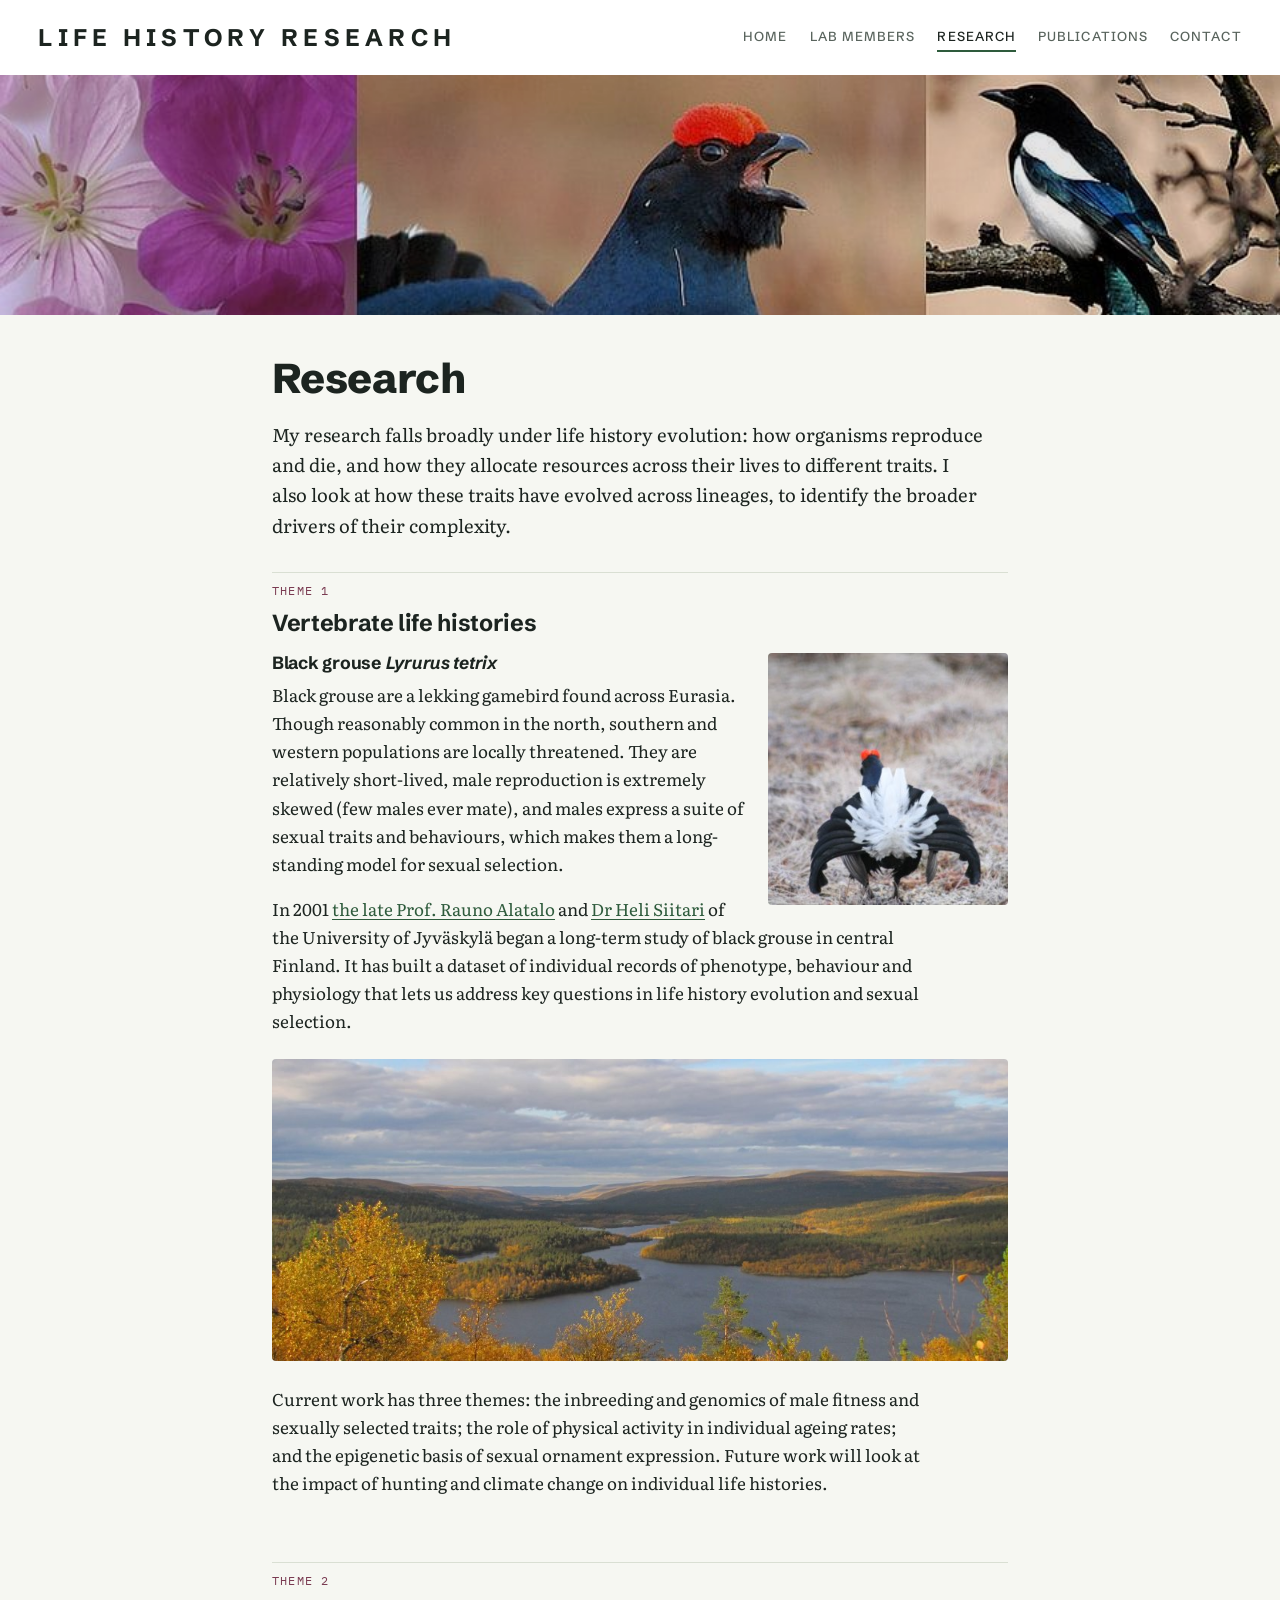
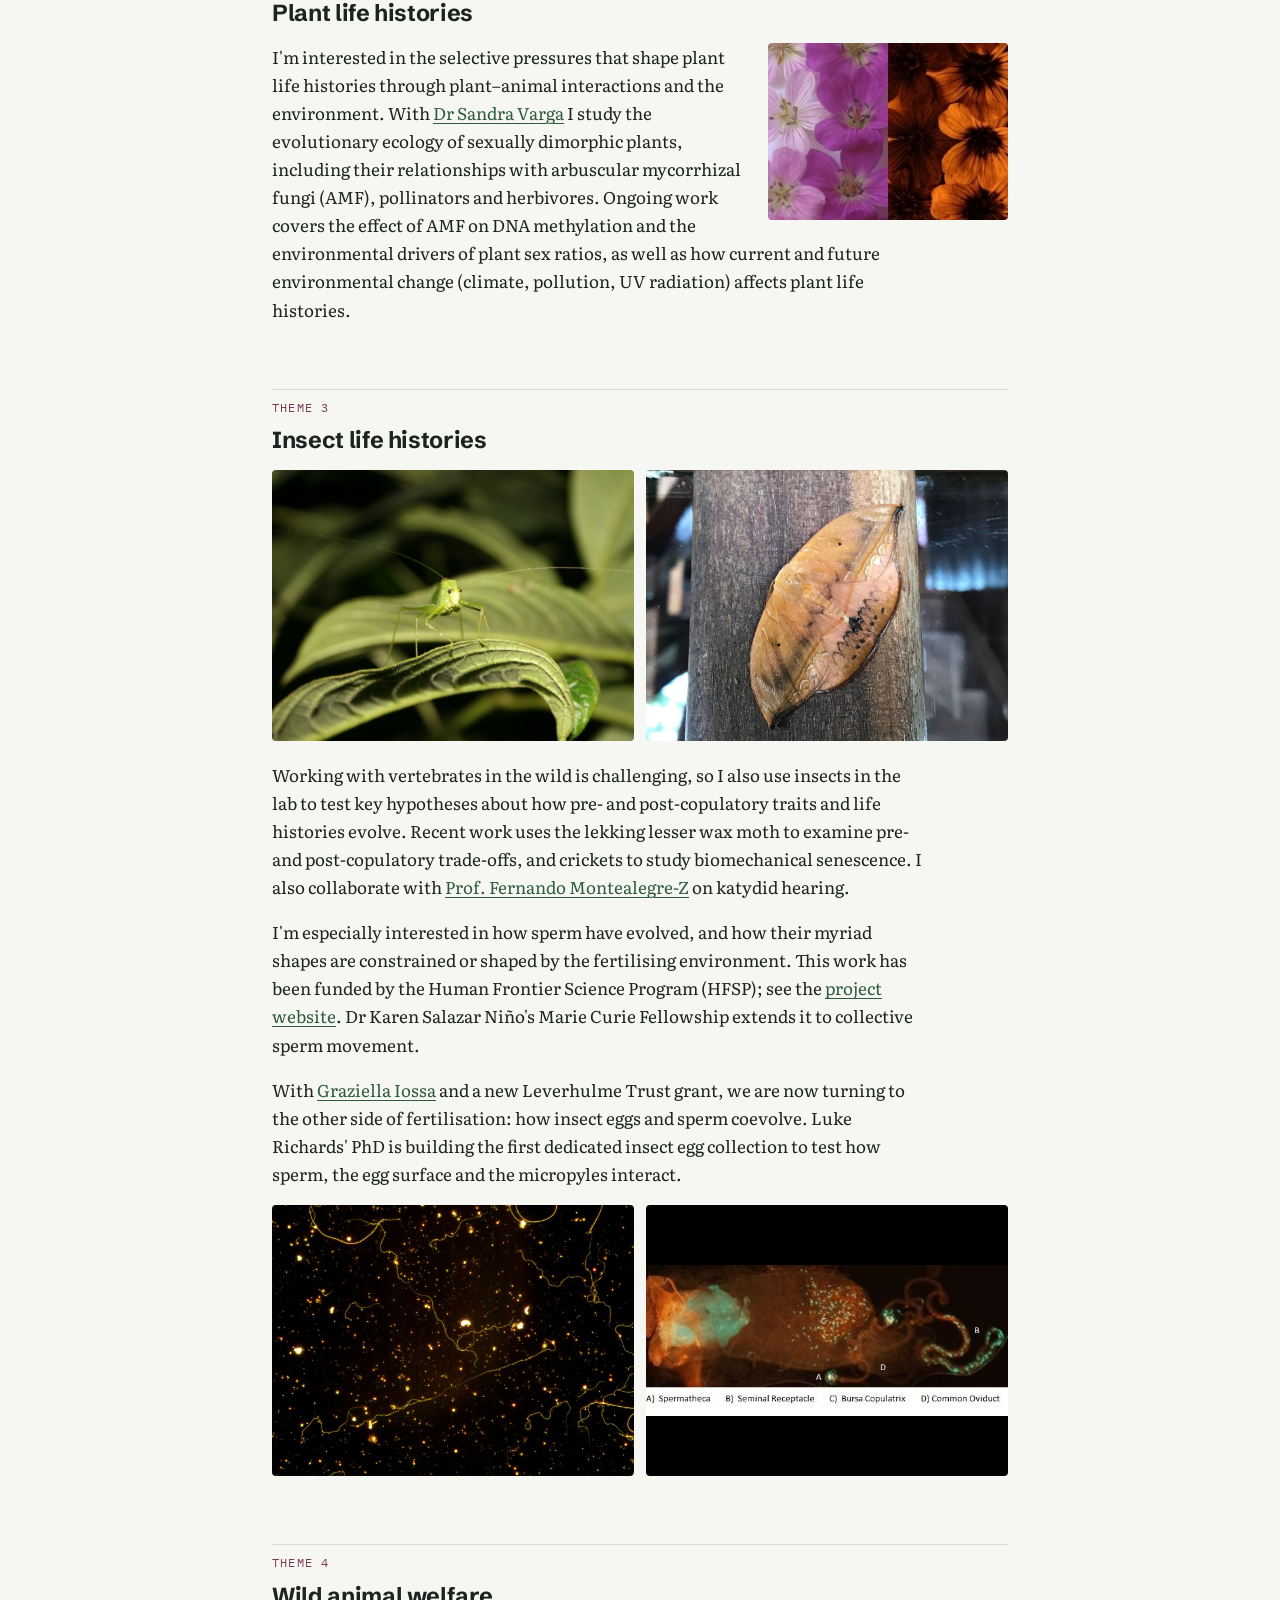
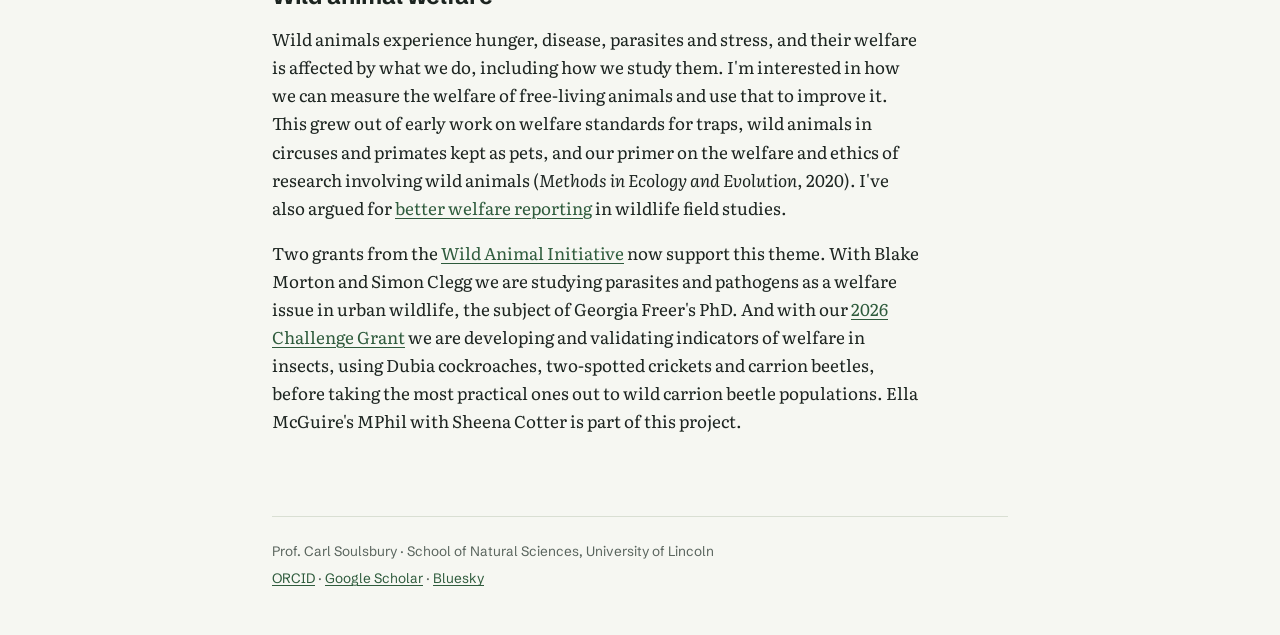
<file: docs/research.html>
<!doctype html>
<html lang="en-GB">
<head>
<meta charset="utf-8">
<meta name="viewport" content="width=device-width, initial-scale=1, viewport-fit=cover">
<title>Research · Life History Research</title>
<meta name="description" content="Research group of Prof. Carl Soulsbury, School of Natural Sciences, University of Lincoln: evolution of life history strategies in animals and plants.">
<link rel="preconnect" href="https://fonts.googleapis.com">
<link rel="preconnect" href="https://fonts.gstatic.com" crossorigin>
<link rel="stylesheet" href="https://fonts.googleapis.com/css2?family=Literata:ital,opsz,wght@0,7..72,400;0,7..72,600;1,7..72,400&family=Schibsted+Grotesk:wght@500;700;800&family=IBM+Plex+Mono:wght@500&display=swap">
<link rel="stylesheet" href="style.css">
</head>
<body>
<header class="site">
  <a class="brand" href="index.html">Life History Research</a>
  <nav aria-label="Main"><a href="index.html">Home</a><a href="lab.html">Lab members</a><a href="research.html" aria-current="page">Research</a><a href="publications.html">Publications</a><a href="contact.html">Contact</a></nav>
</header>
<figure class="fullbanner"><img src="img/study-species.jpg" alt="Cranesbill flowers, a male black grouse with red eye combs, and a magpie on a branch" width="900" height="372"></figure>
<main>
<section class="research">
  <h1>Research</h1>
  <p class="lede">My research falls broadly under life history evolution: how organisms reproduce and die, and how they allocate resources across their lives to different traits. I also look at how these traits have evolved across lineages, to identify the broader drivers of their complexity.</p>

  <article class="theme" id="vertebrates">
    <p class="eyebrow">Theme 1</p>
    <h2>Vertebrate life histories</h2>
    <figure class="photo side"><img src="img/black-grouse.jpg" alt="A displaying male black grouse seen from behind, white undertail feathers fanned and red eye combs raised" width="300" height="315" loading="lazy"></figure>
    <h3>Black grouse <em>Lyrurus tetrix</em></h3>
    <p>Black grouse are a lekking gamebird found across Eurasia. Though reasonably common in the north, southern and western populations are locally threatened. They are relatively short-lived, male reproduction is extremely skewed (few males ever mate), and males express a suite of sexual traits and behaviours, which makes them a long-standing model for sexual selection.</p>
    <p>In 2001 <a href="http://blackgrouseresearch.jyu.fi/pastmembers.html">the late Prof. Rauno Alatalo</a> and <a href="http://blackgrouseresearch.jyu.fi/members.html">Dr Heli Siitari</a> of the University of Jyväskylä began a long-term study of black grouse in central Finland. It has built a dataset of individual records of phenotype, behaviour and physiology that lets us address key questions in life history evolution and sexual selection.</p>
    <figure class="banner"><img src="img/taiga-lakes.jpg" alt="Autumn landscape of lakes and birch-covered hills under a cloudy sky" width="975" height="400" loading="lazy"></figure>
    <p>Current work has three themes: the inbreeding and genomics of male fitness and sexually selected traits; the role of physical activity in individual ageing rates; and the epigenetic basis of sexual ornament expression. Future work will look at the impact of hunting and climate change on individual life histories.</p>
  </article>

  <article class="theme" id="plants">
    <p class="eyebrow">Theme 2</p>
    <h2>Plant life histories</h2>
    <figure class="photo side"><img src="img/geranium-uv.jpg" alt="Pale and purple cranesbill flowers beside a false-colour image of the same kind of flowers" width="300" height="221" loading="lazy"></figure>
    <p>I'm interested in the selective pressures that shape plant life histories through plant–animal interactions and the environment. With <a href="https://sites.google.com/site/sandravargaes/home">Dr Sandra Varga</a> I study the evolutionary ecology of sexually dimorphic plants, including their relationships with arbuscular mycorrhizal fungi (AMF), pollinators and herbivores. Ongoing work covers the effect of AMF on DNA methylation and the environmental drivers of plant sex ratios, as well as how current and future environmental change (climate, pollution, UV radiation) affects plant life histories.</p>
  </article>

  <article class="theme" id="insects">
    <p class="eyebrow">Theme 3</p>
    <h2>Insect life histories</h2>
    <div class="photo-pair">
      <figure class="photo"><img src="img/katydid.jpg" alt="A green katydid with long antennae on a leaf at night" width="1100" height="733" loading="lazy"></figure>
      <figure class="photo"><img src="img/leaf-moth.jpg" alt="A leaf-mimic moth resting on a wooden post" width="1067" height="800" loading="lazy"></figure>
    </div>
    <p>Working with vertebrates in the wild is challenging, so I also use insects in the lab to test key hypotheses about how pre- and post-copulatory traits and life histories evolve. Recent work uses the lekking lesser wax moth to examine pre- and post-copulatory trade-offs, and crickets to study biomechanical senescence. I also collaborate with <a href="http://bioacousticssensorybiology.weebly.com/">Prof. Fernando Montealegre-Z</a> on katydid hearing.</p>
    <p>I'm especially interested in how sperm have evolved, and how their myriad shapes are constrained or shaped by the fertilising environment. This work has been funded by the Human Frontier Science Program (HFSP); see the <a href="https://insectspermevolution.weebly.com">project website</a>. Dr Karen Salazar Niño's Marie Curie Fellowship extends it to collective sperm movement.</p>
    <p>With <a href="https://graziellaiossa.weebly.com/">Graziella Iossa</a> and a new Leverhulme Trust grant, we are now turning to the other side of fertilisation: how insect eggs and sperm coevolve. Luke Richards' PhD is building the first dedicated insect egg collection to test how sperm, the egg surface and the micropyles interact.</p>
    <div class="photo-pair">
      <figure class="photo"><img src="img/sperm-fluorescence.jpg" alt="Long, coiled insect sperm cells glowing yellow-green under fluorescence microscopy" width="1200" height="900" loading="lazy"></figure>
      <figure class="photo"><img class="contain" src="img/female-tract.jpg" alt="Fluorescence image of an insect female reproductive tract, labelled A spermatheca, B seminal receptacle, C bursa copulatrix, D common oviduct" width="569" height="237" loading="lazy"></figure>
    </div>
  </article>

  <article class="theme" id="welfare">
    <p class="eyebrow">Theme 4</p>
    <h2>Wild animal welfare</h2>
    <p>Wild animals experience hunger, disease, parasites and stress, and their welfare is affected by what we do, including how we study them. I'm interested in how we can measure the welfare of free-living animals and use that to improve it. This grew out of early work on welfare standards for traps, wild animals in circuses and primates kept as pets, and our primer on the welfare and ethics of research involving wild animals (<em>Methods in Ecology and Evolution</em>, 2020). I've also argued for <a href="https://besjournals.onlinelibrary.wiley.com/doi/full/10.1111/2041-210X.13664">better welfare reporting</a> in wildlife field studies.</p>
    <p>Two grants from the <a href="https://www.wildanimalinitiative.org/">Wild Animal Initiative</a> now support this theme. With Blake Morton and Simon Clegg we are studying parasites and pathogens as a welfare issue in urban wildlife, the subject of Georgia Freer's PhD. And with our <a href="https://www.wildanimalinitiative.org/blog/2026-grants">2026 Challenge Grant</a> we are developing and validating indicators of welfare in insects, using Dubia cockroaches, two-spotted crickets and carrion beetles, before taking the most practical ones out to wild carrion beetle populations. Ella McGuire's MPhil with Sheena Cotter is part of this project.</p>
  </article>
</section>

</main>
<footer class="site">
  <p>Prof. Carl Soulsbury · School of Natural Sciences, University of Lincoln</p>
  <p><a href="https://orcid.org/0000-0001-8808-5210">ORCID</a> · <a href="https://scholar.google.com/citations?user=4IAXZDEAAAAJ">Google Scholar</a> · <a href="https://bsky.app/profile/cds-york.bsky.social">Bluesky</a></p>
</footer>
</body>
</html>
</file>
<file: docs/style.css>
/* Layout: narrow reading column, masthead + sideways nav, field-notebook calm.
   Moss-and-heather palette drawn from the grouse moors. */
:root {
  --bg: #f6f7f2;
  --surface: #ffffff;
  --ink: #1c2420;
  --muted: #59645d;
  --rule: #d9dfd3;
  --accent: #2e5b3c;      /* moss */
  --accent-2: #7a3b52;    /* heather, used sparingly */
  --font-display: "Schibsted Grotesk", "Helvetica Neue", Arial, sans-serif;
  --font-body: "Literata", Georgia, "Times New Roman", serif;
  --font-mono: "IBM Plex Mono", ui-monospace, Menlo, monospace;
  color-scheme: light;
}
@media (prefers-color-scheme: dark) {
  :root:not([data-theme="light"]) {
    --bg: #121714; --surface: #19201c; --ink: #e4e9e2; --muted: #a2ada5;
    --rule: #2c3530; --accent: #93c79f; --accent-2: #d898b0; color-scheme: dark;
  }
}
:root[data-theme="dark"] {
  --bg: #121714; --surface: #19201c; --ink: #e4e9e2; --muted: #a2ada5;
  --rule: #2c3530; --accent: #93c79f; --accent-2: #d898b0; color-scheme: dark;
}

* { box-sizing: border-box; }
body {
  margin: 0; background: var(--bg); color: var(--ink);
  font-family: var(--font-body); font-size: 1.0625rem; line-height: 1.65;
  padding-inline: 16px;
}
a { color: var(--accent); text-decoration-thickness: 1px; text-underline-offset: 0.18em; }
a:hover { text-decoration-thickness: 2px; }
a:focus-visible, summary:focus-visible { outline: 2px solid var(--accent); outline-offset: 2px; border-radius: 2px; }

main, footer.site { max-width: 46rem; margin-inline: auto; }

/* Weebly-style: white title bar, then the photo edge to edge, then a centred reading column */
header.site { display: flex; flex-wrap: wrap; align-items: center; justify-content: space-between; gap: 0.75rem 2rem;
  margin-inline: -16px; padding: calc(1.1rem + env(safe-area-inset-top, 0px)) clamp(16px, 3vw, 40px) 1.1rem; background: var(--surface); }
.brand { font-family: var(--font-display); font-weight: 700; font-size: clamp(1.05rem, 2.6vw, 1.5rem); text-transform: uppercase; letter-spacing: 0.22em; color: var(--ink); text-decoration: none; }
header.site nav { display: flex; flex-wrap: wrap; gap: 0.25rem 1.4rem; font-family: var(--font-display); font-weight: 500; font-size: 0.82rem; text-transform: uppercase; letter-spacing: 0.08em; }
header.site nav a { color: var(--muted); text-decoration: none; padding-block: 0.2rem; border-bottom: 2px solid transparent; }
header.site nav a:hover { color: var(--ink); }
header.site nav a[aria-current="page"] { color: var(--ink); border-bottom-color: var(--accent); }
.fullbanner { margin: 0 -16px; }
.fullbanner img { width: 100%; max-width: none; height: clamp(9rem, 22vw, 15rem); object-fit: cover; object-position: 50% 30%; display: block; filter: brightness(0.9); }
.fullbanner-home img { height: clamp(14rem, 38vw, 30rem); }


main { padding-block: 2.5rem 3rem; }
h1, h2, h3 { font-family: var(--font-display); line-height: 1.15; text-wrap: balance; letter-spacing: -0.015em; }
h1 { font-size: clamp(1.9rem, 5vw, 2.6rem); font-weight: 800; margin: 0 0 1rem; }
h2 { font-size: 1.45rem; font-weight: 700; margin: 2.5rem 0 1rem; }
h3 { font-size: 1.1rem; font-weight: 700; margin: 0 0 0.25rem; }
p { margin: 0 0 1em; max-width: 65ch; }
.lede { font-size: 1.15rem; color: var(--ink); }
.eyebrow { font-family: var(--font-mono); font-size: 0.75rem; text-transform: uppercase; letter-spacing: 0.1em; color: var(--accent-2); margin: 0 0 0.6rem; }

/* home */
.intro h1 { max-width: 20ch; }
.systems { list-style: none; padding: 0; margin: 1.5rem 0 0; display: flex; flex-wrap: wrap; gap: 0.5rem; }
.systems li { font-family: var(--font-display); font-size: 0.85rem; padding: 0.25rem 0.7rem; border: 1px solid var(--rule); border-radius: 999px; color: var(--muted); }
.news-list { list-style: none; padding: 0; margin: 0; }
.news-list li { display: grid; grid-template-columns: 8.5rem minmax(0, 1fr); gap: 0 1.5rem; padding-block: 1.1rem; border-top: 1px solid var(--rule); }
.news-list time { font-family: var(--font-mono); font-size: 0.8rem; color: var(--accent); padding-top: 0.25rem; font-variant-numeric: tabular-nums; }
.news-body p:last-child { margin-bottom: 0; }

/* people */
.person { padding-block: 1.25rem; border-top: 1px solid var(--rule); min-width: 0; }
.person .role { font-family: var(--font-mono); font-size: 0.75rem; text-transform: uppercase; letter-spacing: 0.06em; color: var(--muted); margin-bottom: 0.6rem; }
.person p:last-child { margin-bottom: 0; }
.person.lead { background: var(--surface); border: 1px solid var(--rule); border-radius: 6px; padding: 1.5rem; }
.person.lead h3 { font-size: 1.35rem; }
.links { font-family: var(--font-display); font-size: 0.9rem; }
.people { display: grid; grid-template-columns: repeat(auto-fit, minmax(min(100%, 19rem), 1fr)); gap: 0 2rem; }
.former { margin-top: 2.5rem; border-top: 2px solid var(--ink); }
.former summary { cursor: pointer; font-family: var(--font-display); font-weight: 700; font-size: 1.2rem; padding-block: 1rem; }

/* research */
.theme { padding-block: 0.5rem 1rem; border-top: 1px solid var(--rule); margin-top: 2rem; }
.theme h2 { margin-top: 0; }
.theme h3 { margin: 1rem 0 0.5rem; }

/* publications */
.years { display: flex; flex-wrap: wrap; gap: 0.35rem 0.9rem; font-family: var(--font-mono); font-size: 0.85rem; padding-block: 0.75rem; border-block: 1px solid var(--rule); margin-bottom: 1rem; position: sticky; top: env(safe-area-inset-top, 0px); background: var(--bg); z-index: 1; }
.years a { text-decoration: none; }
.year { scroll-margin-top: 4rem; }
.year h2 { font-family: var(--font-mono); font-weight: 500; font-size: 1.1rem; color: var(--accent); margin: 2rem 0 0.75rem; }
.year ol { list-style: none; padding: 0; margin: 0; }
.year li { padding-block: 0.65rem; border-top: 1px solid var(--rule); font-size: 0.97rem; line-height: 1.55; overflow-wrap: anywhere; }
.year li strong { font-weight: 600; }

/* contact */
.card { background: var(--surface); border: 1px solid var(--rule); border-radius: 6px; padding: 1.5rem; display: grid; grid-template-columns: 7rem minmax(0, 1fr); gap: 0.9rem 1.5rem; margin: 2rem 0 0; }
.card dt { font-family: var(--font-mono); font-size: 0.75rem; text-transform: uppercase; letter-spacing: 0.08em; color: var(--muted); padding-top: 0.2rem; }
.card dd { margin: 0; overflow-wrap: anywhere; }
.sel { user-select: all; }
.todo { color: var(--accent-2); font-style: italic; }

footer.site { border-top: 1px solid var(--rule); padding-block: 1.5rem 2.5rem; font-family: var(--font-display); font-size: 0.85rem; color: var(--muted); }
footer.site p { margin: 0 0 0.3rem; }

@media (max-width: 560px) {
  .news-list li { grid-template-columns: 1fr; gap: 0.3rem; }
  .card { grid-template-columns: 1fr; gap: 0.25rem; }
  .card dd { margin-bottom: 0.8rem; }
}
@media (prefers-reduced-motion: no-preference) { html { scroll-behavior: smooth; } }

/* photos */
figure { margin: 0; }
img { max-width: 100%; height: auto; display: block; }
.banner { margin-top: 2.5rem; }
.banner img { width: 100%; aspect-ratio: 1847 / 425; object-fit: cover; border-radius: 4px; }
.photo img { width: 100%; border-radius: 4px; }
.photo.side { float: right; width: min(40%, 15rem); margin: 0 0 1rem 1.5rem; }
.theme::after { content: ""; display: block; clear: both; }
.photo-pair { display: grid; grid-template-columns: 1fr 1fr; gap: 0.75rem; margin-bottom: 1.25rem; }
.photo-pair img { aspect-ratio: 4 / 3; object-fit: cover; }
.person.has-photo { overflow: hidden; }
.portrait { float: right; width: min(38%, 11rem); margin: 0 0 0.75rem 1.25rem; }
.portrait img { width: 100%; aspect-ratio: 3 / 4; object-fit: cover; border-radius: 4px; }
.portrait figcaption { font-family: var(--font-mono); font-size: 0.7rem; color: var(--muted); margin-top: 0.35rem; line-height: 1.35; }
@media (max-width: 560px) {
  .photo.side { width: 45%; margin-left: 1rem; }
  .photo-pair { grid-template-columns: 1fr; }
}
.research .banner { margin: 1.5rem 0; }
.research .banner img { aspect-ratio: auto; }
.photo-pair img.contain { object-fit: contain; background: #000; }
.banner.hero { margin: 0 0 2rem; }
.contact-photo { margin: 1.75rem 0 2rem; }
.contact-photo img { width: 100%; border-radius: 6px; }
</file>
